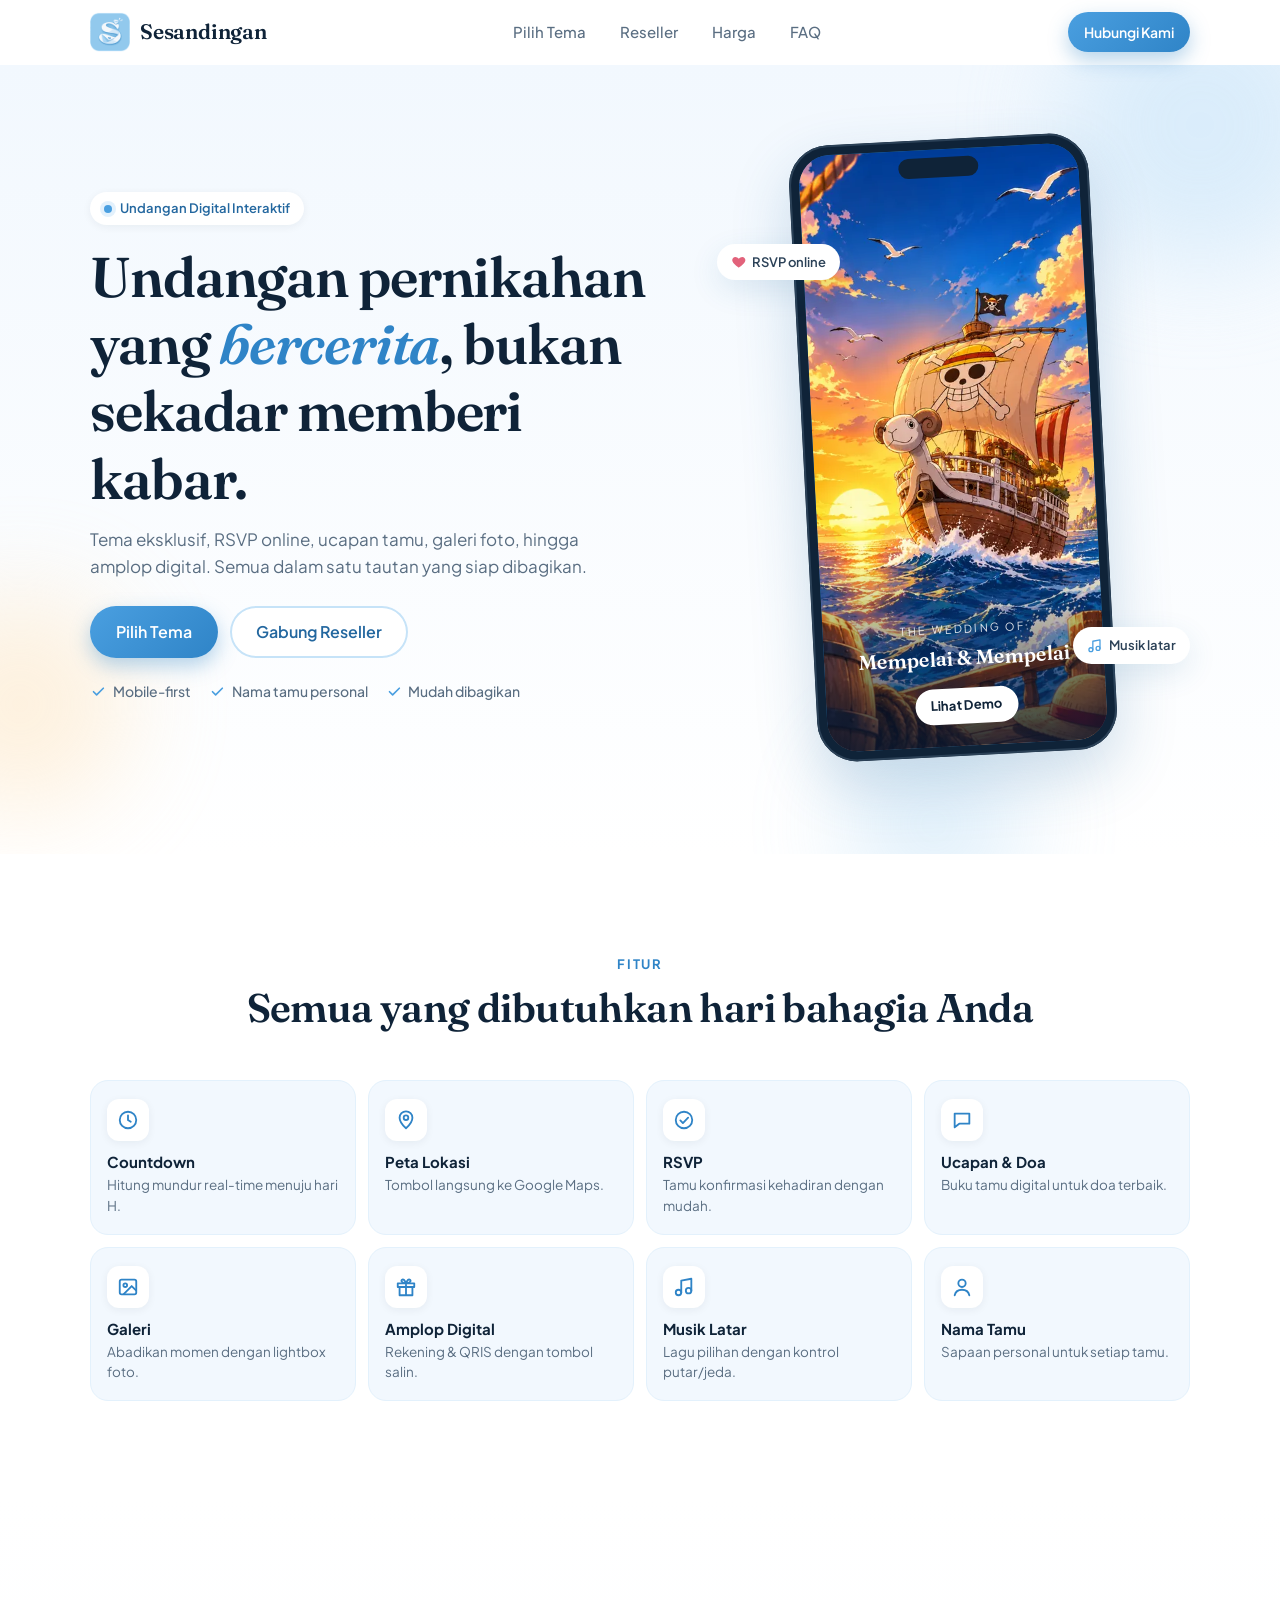
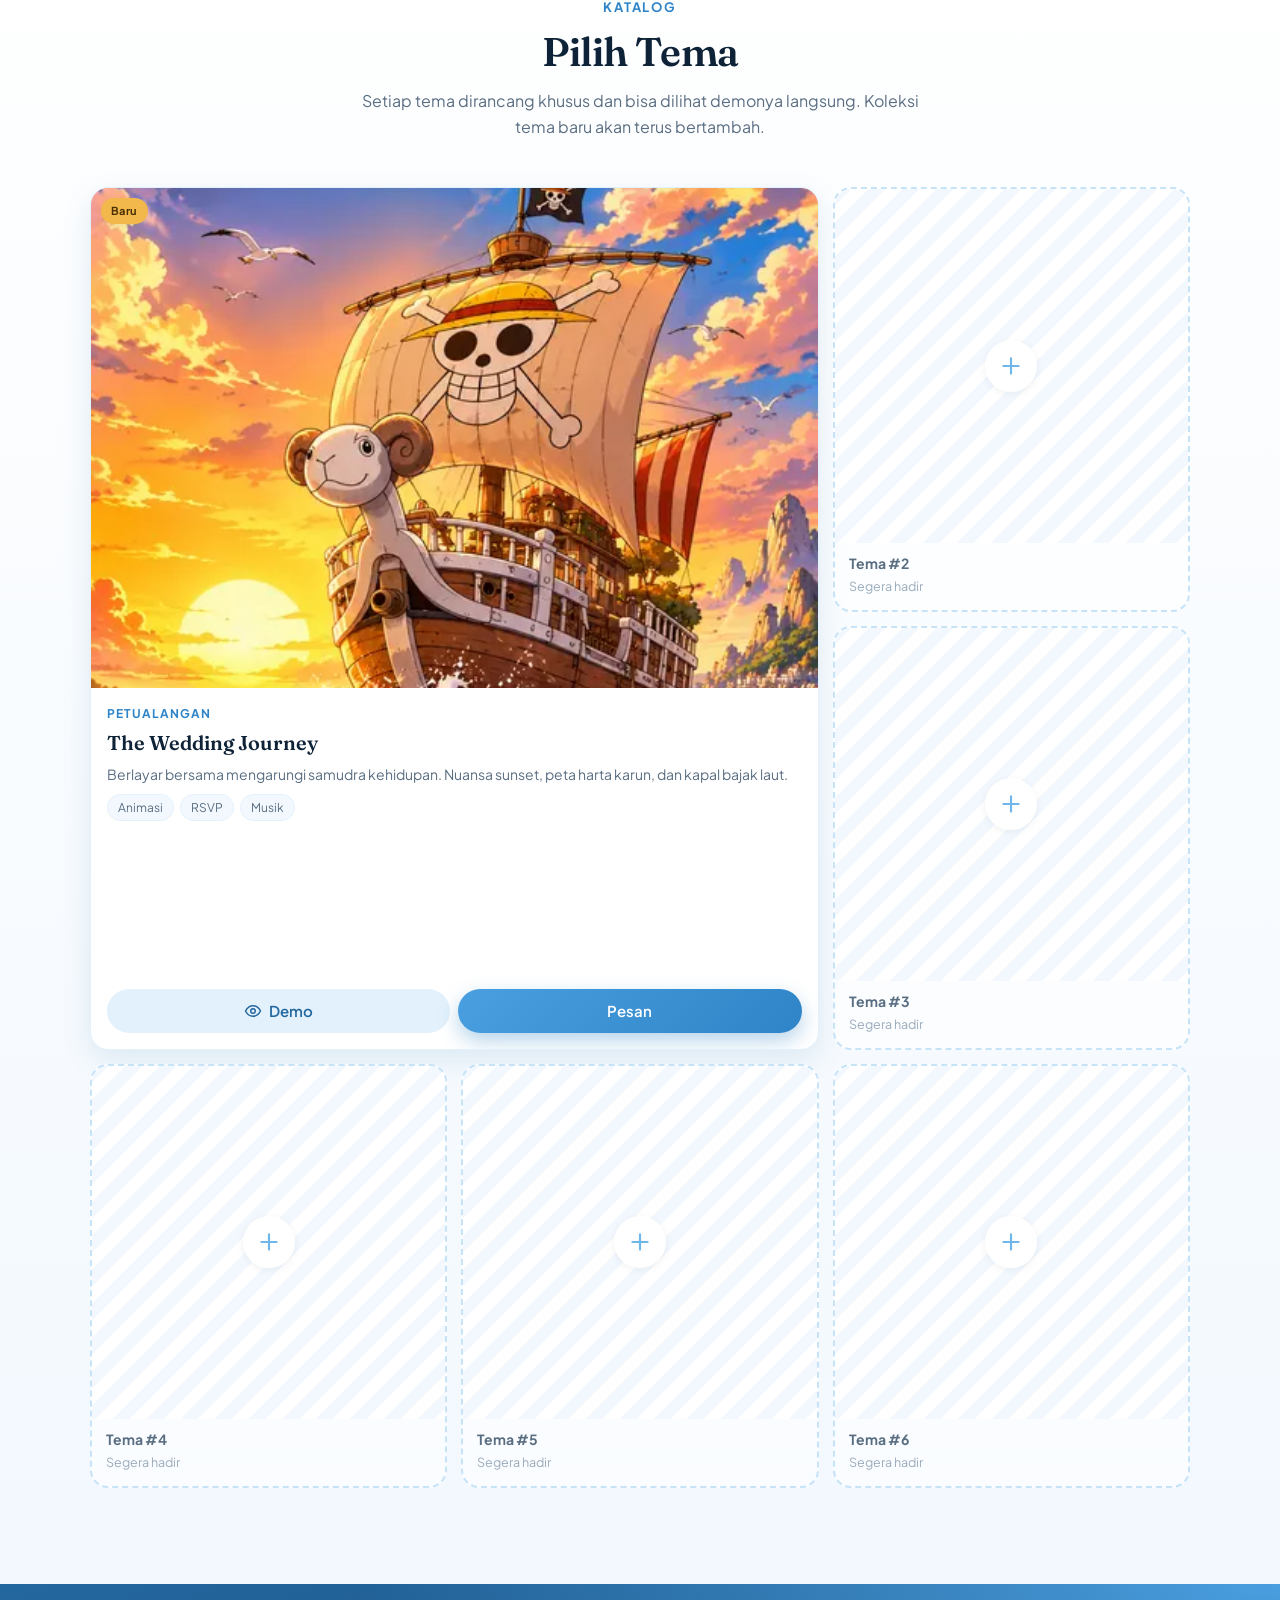
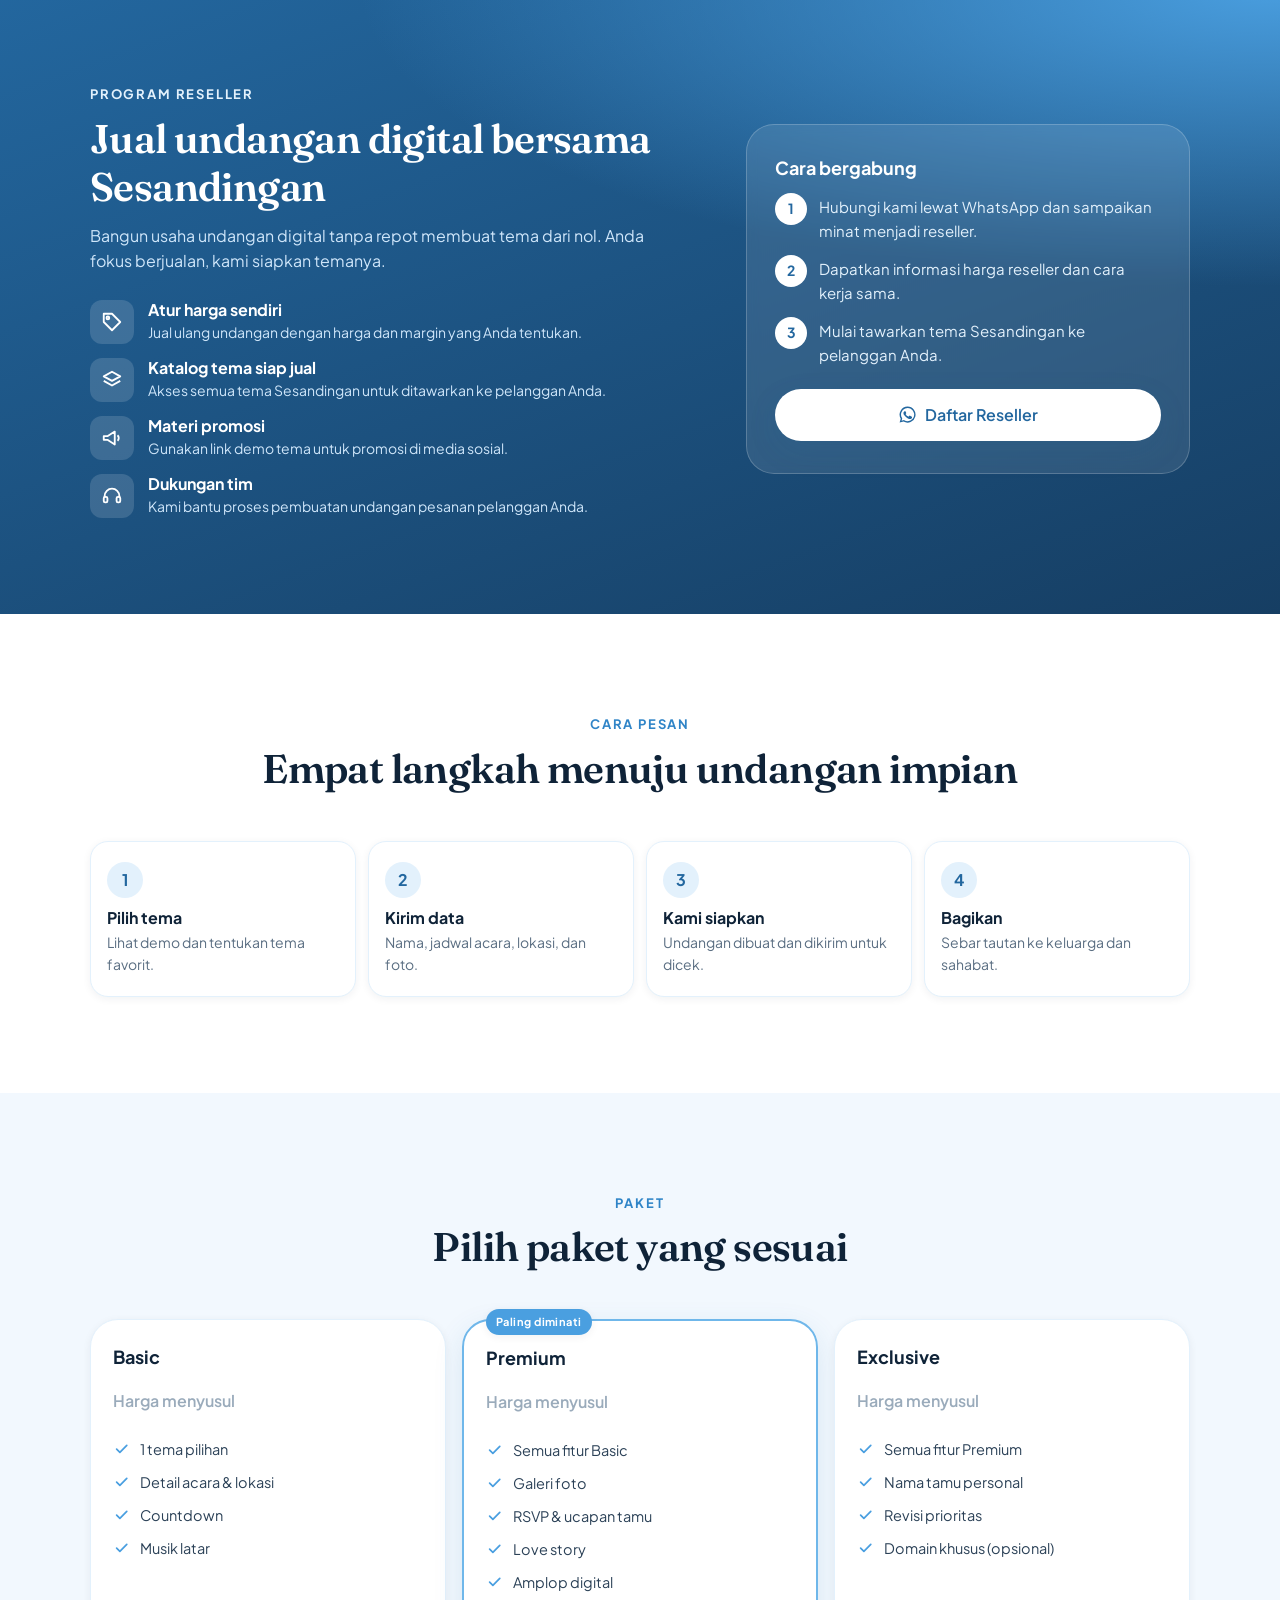
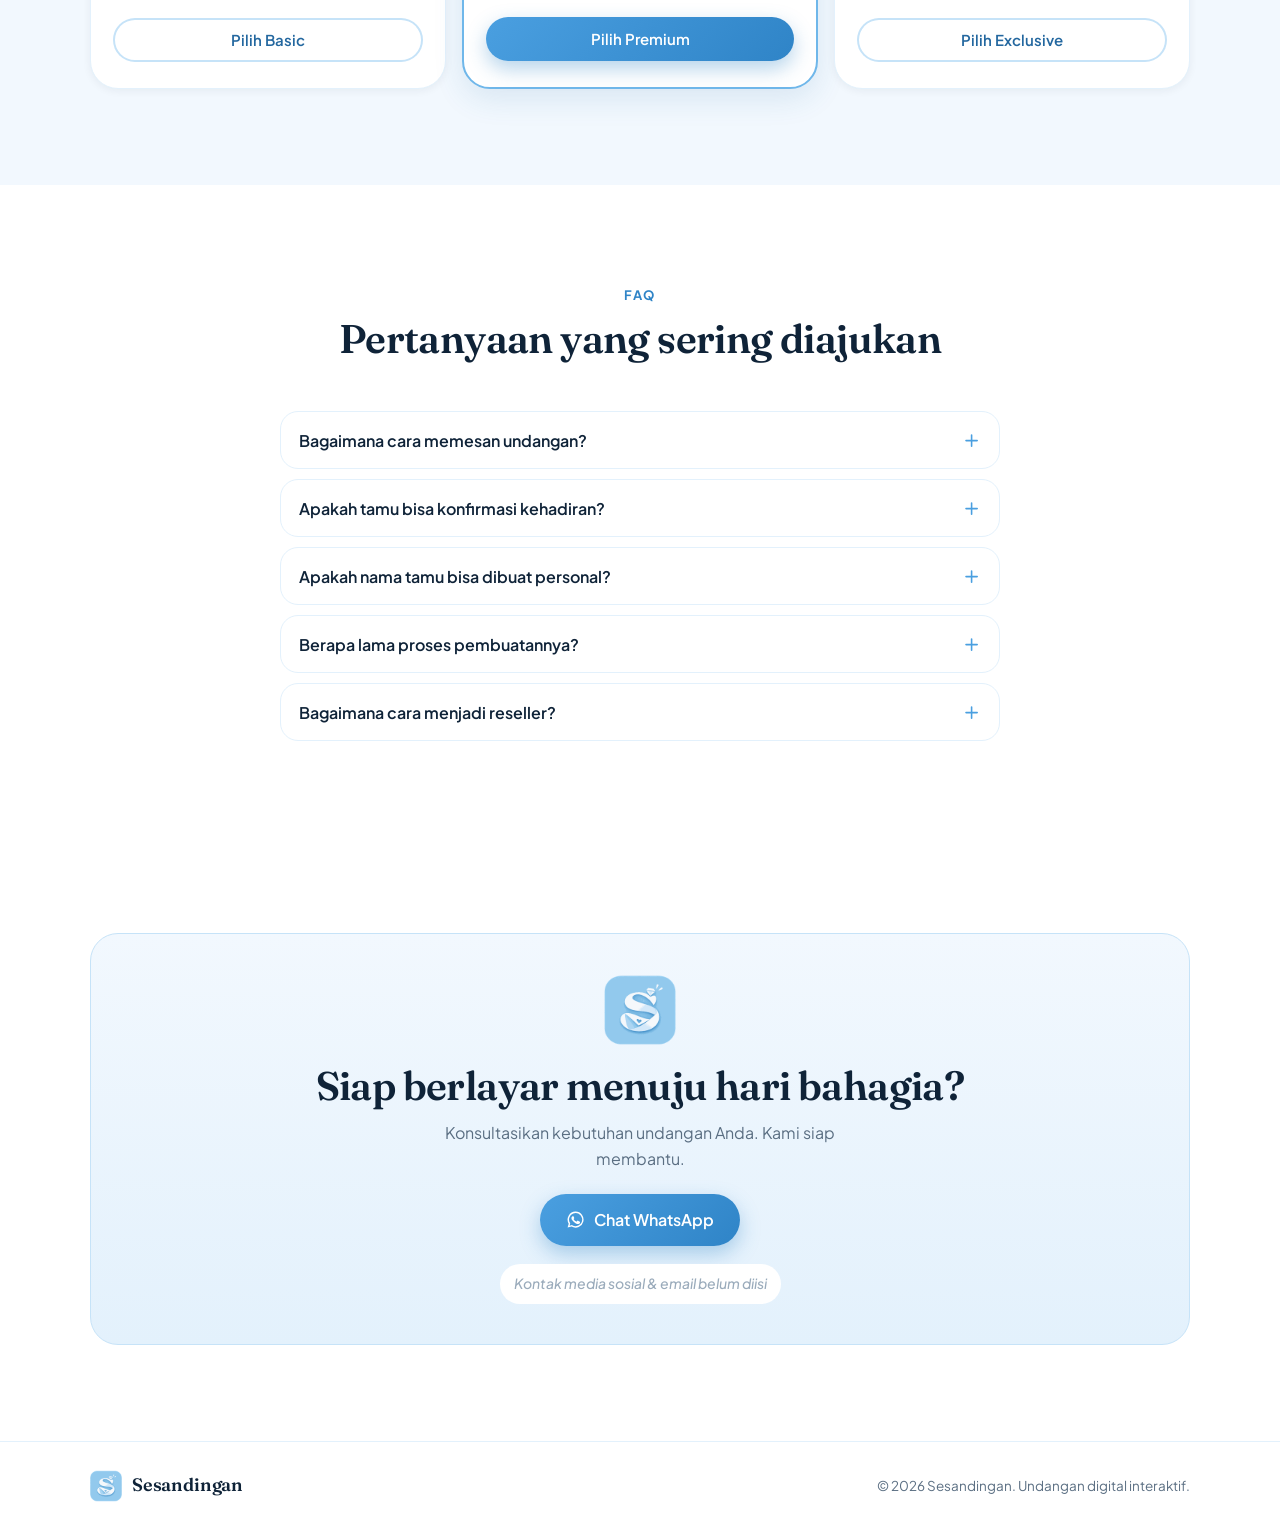
<file: index.html>
<!doctype html>
<html lang="id">
<head>
  <meta charset="utf-8">
  <meta name="viewport" content="width=device-width, initial-scale=1, viewport-fit=cover">
  <title>Sesandingan — Undangan Digital Interaktif</title>
  <meta name="description" content="Sesandingan: undangan pernikahan digital interaktif dengan tema eksklusif, RSVP, ucapan tamu, galeri, dan amplop digital. Tersedia program reseller.">
  <meta name="theme-color" content="#5aa9e6">
  <link rel="icon" type="image/png" href="favicon.png">
  <link rel="apple-touch-icon" href="assets/img/apple-touch-icon.png">
  <meta property="og:type" content="website">
  <meta property="og:title" content="Sesandingan — Undangan Digital Interaktif">
  <meta property="og:description" content="Undangan pernikahan digital interaktif dengan tema eksklusif. Pilih tema atau bergabung sebagai reseller.">
  <meta property="og:image" content="assets/img/og-image.jpg">
  <link rel="preconnect" href="https://fonts.googleapis.com">
  <link rel="preconnect" href="https://fonts.gstatic.com" crossorigin>
  <link href="https://fonts.googleapis.com/css2?family=Fraunces:opsz,wght@9..144,500;9..144,600;9..144,700&family=Plus+Jakarta+Sans:wght@400;500;600;700&display=swap" rel="stylesheet">
  <link rel="stylesheet" href="assets/css/landing.css">
</head>
<body>
  <a class="skip-link" href="#konten">Lewati ke konten</a>

  <!-- ===== HEADER ===== -->
  <header class="site-header" id="header">
    <div class="container header-inner">
      <a href="#beranda" class="brand" aria-label="Sesandingan, ke beranda">
        <img src="assets/img/logo-96.png" alt="" width="40" height="40">
        <span class="brand-name">Sesandingan</span>
      </a>
      <nav class="desktop-nav" aria-label="Navigasi utama">
        <a href="#tema" data-nav="tema">Pilih Tema</a>
        <a href="#reseller" data-nav="reseller">Reseller</a>
        <a href="#harga" data-nav="harga">Harga</a>
        <a href="#faq" data-nav="faq">FAQ</a>
      </nav>
      <button type="button" class="btn btn-primary btn-sm header-cta" data-wa="general">Hubungi Kami</button>
    </div>
  </header>

  <main id="konten">
    <!-- ===== HERO ===== -->
    <section class="hero" id="beranda" data-section="beranda">
      <div class="hero-bg" aria-hidden="true">
        <span class="blob blob-1"></span><span class="blob blob-2"></span><span class="blob blob-3"></span>
      </div>
      <div class="container hero-inner">
        <div class="hero-copy">
          <p class="eyebrow"><span class="dot"></span> Undangan Digital Interaktif</p>
          <h1>Undangan pernikahan yang <em>bercerita</em>, bukan sekadar memberi kabar.</h1>
          <p class="lead">Tema eksklusif, RSVP online, ucapan tamu, galeri foto, hingga amplop digital. Semua dalam satu tautan yang siap dibagikan.</p>
          <div class="hero-actions">
            <a href="#tema" class="btn btn-primary btn-lg">Pilih Tema</a>
            <a href="#reseller" class="btn btn-ghost btn-lg">Gabung Reseller</a>
          </div>
          <ul class="hero-points">
            <li><svg class="ic" aria-hidden="true"><use href="#i-check"/></svg> Mobile-first</li>
            <li><svg class="ic" aria-hidden="true"><use href="#i-check"/></svg> Nama tamu personal</li>
            <li><svg class="ic" aria-hidden="true"><use href="#i-check"/></svg> Mudah dibagikan</li>
          </ul>
        </div>
        <div class="hero-visual">
          <div class="phone">
            <div class="phone-notch" aria-hidden="true"></div>
            <div class="phone-screen">
              <img src="assets/img/theme-wedding-journey-thumb.webp" alt="Pratinjau tema The Wedding Journey: kapal berlayar saat matahari terbenam" width="480" height="853">
              <div class="phone-overlay">
                <span class="phone-kicker">The Wedding of</span>
                <span class="phone-names">Mempelai &amp; Mempelai</span>
                <a class="phone-btn" href="tema/wedding-journey/">Lihat Demo</a>
              </div>
            </div>
          </div>
          <div class="float-chip chip-1"><svg class="ic" aria-hidden="true"><use href="#i-heart"/></svg> RSVP online</div>
          <div class="float-chip chip-2"><svg class="ic" aria-hidden="true"><use href="#i-music"/></svg> Musik latar</div>
        </div>
      </div>
    </section>

    <!-- ===== FITUR ===== -->
    <section class="section features" aria-labelledby="fitur-title">
      <div class="container">
        <header class="section-head">
          <p class="kicker">Fitur</p>
          <h2 id="fitur-title">Semua yang dibutuhkan hari bahagia Anda</h2>
        </header>
        <ul class="feature-grid">
          <li class="feature"><span class="feature-ic"><svg class="ic"><use href="#i-clock"/></svg></span><h3>Countdown</h3><p>Hitung mundur real-time menuju hari H.</p></li>
          <li class="feature"><span class="feature-ic"><svg class="ic"><use href="#i-map"/></svg></span><h3>Peta Lokasi</h3><p>Tombol langsung ke Google Maps.</p></li>
          <li class="feature"><span class="feature-ic"><svg class="ic"><use href="#i-check-circle"/></svg></span><h3>RSVP</h3><p>Tamu konfirmasi kehadiran dengan mudah.</p></li>
          <li class="feature"><span class="feature-ic"><svg class="ic"><use href="#i-chat"/></svg></span><h3>Ucapan &amp; Doa</h3><p>Buku tamu digital untuk doa terbaik.</p></li>
          <li class="feature"><span class="feature-ic"><svg class="ic"><use href="#i-image"/></svg></span><h3>Galeri</h3><p>Abadikan momen dengan lightbox foto.</p></li>
          <li class="feature"><span class="feature-ic"><svg class="ic"><use href="#i-gift"/></svg></span><h3>Amplop Digital</h3><p>Rekening &amp; QRIS dengan tombol salin.</p></li>
          <li class="feature"><span class="feature-ic"><svg class="ic"><use href="#i-music"/></svg></span><h3>Musik Latar</h3><p>Lagu pilihan dengan kontrol putar/jeda.</p></li>
          <li class="feature"><span class="feature-ic"><svg class="ic"><use href="#i-user"/></svg></span><h3>Nama Tamu</h3><p>Sapaan personal untuk setiap tamu.</p></li>
        </ul>
      </div>
    </section>

    <!-- ===== PILIH TEMA ===== -->
    <section class="section themes" id="tema" data-section="tema" aria-labelledby="tema-title">
      <div class="container">
        <header class="section-head">
          <p class="kicker">Katalog</p>
          <h2 id="tema-title">Pilih Tema</h2>
          <p class="section-sub">Setiap tema dirancang khusus dan bisa dilihat demonya langsung. Koleksi tema baru akan terus bertambah.</p>
        </header>
        <div class="theme-grid" id="themeGrid" role="list"></div>
      </div>
    </section>

    <!-- ===== RESELLER ===== -->
    <section class="section reseller" id="reseller" data-section="reseller" aria-labelledby="reseller-title">
      <div class="container reseller-inner">
        <div class="reseller-copy">
          <p class="kicker kicker-light">Program Reseller</p>
          <h2 id="reseller-title">Jual undangan digital bersama Sesandingan</h2>
          <p class="section-sub">Bangun usaha undangan digital tanpa repot membuat tema dari nol. Anda fokus berjualan, kami siapkan temanya.</p>
          <ul class="benefit-list" id="benefitList"></ul>
          <p class="reseller-terms" id="resellerTerms"></p>
        </div>
        <div class="reseller-card">
          <h3>Cara bergabung</h3>
          <ol class="step-list" id="resellerSteps"></ol>
          <button type="button" class="btn btn-white btn-lg btn-block" data-wa="reseller">
            <svg class="ic" aria-hidden="true"><use href="#i-whatsapp"/></svg> Daftar Reseller
          </button>
        </div>
      </div>
    </section>

    <!-- ===== CARA PESAN ===== -->
    <section class="section how" aria-labelledby="how-title">
      <div class="container">
        <header class="section-head">
          <p class="kicker">Cara Pesan</p>
          <h2 id="how-title">Empat langkah menuju undangan impian</h2>
        </header>
        <ol class="how-grid">
          <li><span class="how-num">1</span><h3>Pilih tema</h3><p>Lihat demo dan tentukan tema favorit.</p></li>
          <li><span class="how-num">2</span><h3>Kirim data</h3><p>Nama, jadwal acara, lokasi, dan foto.</p></li>
          <li><span class="how-num">3</span><h3>Kami siapkan</h3><p>Undangan dibuat dan dikirim untuk dicek.</p></li>
          <li><span class="how-num">4</span><h3>Bagikan</h3><p>Sebar tautan ke keluarga dan sahabat.</p></li>
        </ol>
      </div>
    </section>

    <!-- ===== HARGA ===== -->
    <section class="section pricing" id="harga" data-section="harga" aria-labelledby="harga-title">
      <div class="container">
        <header class="section-head">
          <p class="kicker">Paket</p>
          <h2 id="harga-title">Pilih paket yang sesuai</h2>
        </header>
        <div class="price-grid" id="priceGrid"></div>
      </div>
    </section>

    <!-- ===== FAQ ===== -->
    <section class="section faq" id="faq" data-section="faq" aria-labelledby="faq-title">
      <div class="container container-narrow">
        <header class="section-head">
          <p class="kicker">FAQ</p>
          <h2 id="faq-title">Pertanyaan yang sering diajukan</h2>
        </header>
        <div class="faq-list" id="faqList"></div>
      </div>
    </section>

    <!-- ===== CTA / KONTAK ===== -->
    <section class="section cta" id="kontak" data-section="kontak" aria-labelledby="kontak-title">
      <div class="container">
        <div class="cta-card">
          <img src="assets/img/logo-192.png" alt="" width="72" height="72" loading="lazy">
          <h2 id="kontak-title">Siap berlayar menuju hari bahagia?</h2>
          <p>Konsultasikan kebutuhan undangan Anda. Kami siap membantu.</p>
          <div class="cta-actions">
            <button type="button" class="btn btn-primary btn-lg" data-wa="general">
              <svg class="ic" aria-hidden="true"><use href="#i-whatsapp"/></svg> Chat WhatsApp
            </button>
          </div>
          <ul class="contact-list" id="contactList"></ul>
        </div>
      </div>
    </section>
  </main>

  <footer class="site-footer">
    <div class="container footer-inner">
      <a href="#beranda" class="brand">
        <img src="assets/img/logo-96.png" alt="" width="32" height="32" loading="lazy">
        <span class="brand-name">Sesandingan</span>
      </a>
      <p>&copy; <span id="year"></span> Sesandingan. Undangan digital interaktif.</p>
    </div>
  </footer>

  <!-- ===== BOTTOM TAB BAR (MOBILE) ===== -->
  <nav class="tabbar" aria-label="Navigasi cepat">
    <a href="#beranda" data-nav="beranda" class="tab"><svg class="ic" aria-hidden="true"><use href="#i-home"/></svg><span>Beranda</span></a>
    <a href="#tema" data-nav="tema" class="tab"><svg class="ic" aria-hidden="true"><use href="#i-grid"/></svg><span>Pilih Tema</span></a>
    <a href="#reseller" data-nav="reseller" class="tab"><svg class="ic" aria-hidden="true"><use href="#i-users"/></svg><span>Reseller</span></a>
    <a href="#kontak" data-nav="kontak" class="tab"><svg class="ic" aria-hidden="true"><use href="#i-chat"/></svg><span>Kontak</span></a>
  </nav>

  <div class="toast" id="toast" role="status" aria-live="polite"></div>

  <!-- ===== ICON SPRITE ===== -->
  <svg width="0" height="0" style="position:absolute" aria-hidden="true">
    <defs>
      <symbol id="i-check" viewBox="0 0 24 24"><path fill="none" stroke="currentColor" stroke-width="2.4" stroke-linecap="round" stroke-linejoin="round" d="M5 12.5l4.5 4.5L19 7.5"/></symbol>
      <symbol id="i-check-circle" viewBox="0 0 24 24"><g fill="none" stroke="currentColor" stroke-width="2" stroke-linecap="round" stroke-linejoin="round"><circle cx="12" cy="12" r="9"/><path d="M8 12.5l2.8 2.8L16.5 9.5"/></g></symbol>
      <symbol id="i-heart" viewBox="0 0 24 24"><path fill="currentColor" d="M12 21s-7.5-4.6-9.6-9.3C.9 8.2 3 4.5 6.7 4.5c2.1 0 3.6 1.1 5.3 3 1.7-1.9 3.2-3 5.3-3 3.7 0 5.8 3.7 4.3 7.2C19.5 16.4 12 21 12 21z"/></symbol>
      <symbol id="i-music" viewBox="0 0 24 24"><g fill="none" stroke="currentColor" stroke-width="2" stroke-linecap="round" stroke-linejoin="round"><path d="M9 18V5l11-2v13"/><circle cx="6" cy="18" r="3"/><circle cx="17" cy="16" r="3"/></g></symbol>
      <symbol id="i-clock" viewBox="0 0 24 24"><g fill="none" stroke="currentColor" stroke-width="2" stroke-linecap="round"><circle cx="12" cy="12" r="9"/><path d="M12 7v5l3 2"/></g></symbol>
      <symbol id="i-map" viewBox="0 0 24 24"><g fill="none" stroke="currentColor" stroke-width="2" stroke-linecap="round" stroke-linejoin="round"><path d="M12 21s-7-6.2-7-11.5A7 7 0 0 1 19 9.5C19 14.8 12 21 12 21z"/><circle cx="12" cy="9.5" r="2.5"/></g></symbol>
      <symbol id="i-chat" viewBox="0 0 24 24"><path fill="none" stroke="currentColor" stroke-width="2" stroke-linejoin="round" d="M4 5h16v11H9l-5 4z"/></symbol>
      <symbol id="i-image" viewBox="0 0 24 24"><g fill="none" stroke="currentColor" stroke-width="2" stroke-linejoin="round"><rect x="3" y="4" width="18" height="16" rx="2"/><circle cx="9" cy="10" r="2"/><path d="M21 16l-5-5-9 9"/></g></symbol>
      <symbol id="i-gift" viewBox="0 0 24 24"><g fill="none" stroke="currentColor" stroke-width="2" stroke-linejoin="round"><rect x="3" y="8" width="18" height="4"/><path d="M5 12v9h14v-9M12 8v13M12 8S10.5 3 8 4s0 4 4 4zM12 8s1.5-5 4-4 0 4-4 4z"/></g></symbol>
      <symbol id="i-user" viewBox="0 0 24 24"><g fill="none" stroke="currentColor" stroke-width="2" stroke-linecap="round"><circle cx="12" cy="8" r="4"/><path d="M4 21c1-4.5 4.5-6 8-6s7 1.5 8 6"/></g></symbol>
      <symbol id="i-users" viewBox="0 0 24 24"><g fill="none" stroke="currentColor" stroke-width="2" stroke-linecap="round"><circle cx="9" cy="8" r="3.5"/><path d="M2.5 20c.8-4 3.5-5.5 6.5-5.5s5.7 1.5 6.5 5.5"/><path d="M15.5 4.8a3.5 3.5 0 0 1 0 6.4M18 14.8c2 .7 3.2 2.3 3.6 5.2"/></g></symbol>
      <symbol id="i-home" viewBox="0 0 24 24"><path fill="none" stroke="currentColor" stroke-width="2" stroke-linejoin="round" d="M3 11l9-7 9 7v9a1 1 0 0 1-1 1h-5v-6h-6v6H4a1 1 0 0 1-1-1z"/></symbol>
      <symbol id="i-grid" viewBox="0 0 24 24"><g fill="none" stroke="currentColor" stroke-width="2" stroke-linejoin="round"><rect x="3.5" y="3.5" width="7" height="7" rx="1.5"/><rect x="13.5" y="3.5" width="7" height="7" rx="1.5"/><rect x="3.5" y="13.5" width="7" height="7" rx="1.5"/><rect x="13.5" y="13.5" width="7" height="7" rx="1.5"/></g></symbol>
      <symbol id="i-tag" viewBox="0 0 24 24"><g fill="none" stroke="currentColor" stroke-width="2" stroke-linejoin="round"><path d="M3 12V3h9l9 9-9 9z"/><circle cx="7.5" cy="7.5" r="1.5"/></g></symbol>
      <symbol id="i-layers" viewBox="0 0 24 24"><g fill="none" stroke="currentColor" stroke-width="2" stroke-linejoin="round"><path d="M12 3l9 5-9 5-9-5z"/><path d="M3 13l9 5 9-5"/></g></symbol>
      <symbol id="i-megaphone" viewBox="0 0 24 24"><g fill="none" stroke="currentColor" stroke-width="2" stroke-linejoin="round"><path d="M3 10v4h4l8 5V5L7 10z"/><path d="M18 9a4 4 0 0 1 0 6"/></g></symbol>
      <symbol id="i-headset" viewBox="0 0 24 24"><g fill="none" stroke="currentColor" stroke-width="2" stroke-linejoin="round"><path d="M4 14v-2a8 8 0 0 1 16 0v2"/><rect x="3" y="13" width="4" height="6" rx="1.5"/><rect x="17" y="13" width="4" height="6" rx="1.5"/></g></symbol>
      <symbol id="i-plus" viewBox="0 0 24 24"><path fill="none" stroke="currentColor" stroke-width="2" stroke-linecap="round" d="M12 5v14M5 12h14"/></symbol>
      <symbol id="i-eye" viewBox="0 0 24 24"><g fill="none" stroke="currentColor" stroke-width="2"><path d="M2 12s3.6-7 10-7 10 7 10 7-3.6 7-10 7S2 12 2 12z"/><circle cx="12" cy="12" r="3"/></g></symbol>
      <symbol id="i-instagram" viewBox="0 0 24 24"><g fill="none" stroke="currentColor" stroke-width="2"><rect x="3" y="3" width="18" height="18" rx="5"/><circle cx="12" cy="12" r="4"/><circle cx="17.5" cy="6.5" r="1" fill="currentColor"/></g></symbol>
      <symbol id="i-mail" viewBox="0 0 24 24"><g fill="none" stroke="currentColor" stroke-width="2" stroke-linejoin="round"><rect x="3" y="5" width="18" height="14" rx="2"/><path d="M3 7l9 6 9-6"/></g></symbol>
      <symbol id="i-whatsapp" viewBox="0 0 24 24"><path fill="currentColor" d="M12 2a10 10 0 0 0-8.6 15.1L2 22l5-1.3A10 10 0 1 0 12 2zm0 18.2a8.2 8.2 0 0 1-4.2-1.2l-.3-.2-3 .8.8-2.9-.2-.3A8.2 8.2 0 1 1 12 20.2zm4.5-6.1c-.2-.1-1.5-.7-1.7-.8s-.4-.1-.6.1-.7.8-.8 1-.3.2-.5.1a6.7 6.7 0 0 1-3.3-2.9c-.3-.4.3-.4.7-1.3.1-.2 0-.3 0-.4l-.8-1.8c-.2-.5-.4-.4-.6-.4h-.5a1 1 0 0 0-.7.3 3 3 0 0 0-.9 2.2 5.2 5.2 0 0 0 1.1 2.7 11.8 11.8 0 0 0 4.5 4c1.7.7 2.3.8 3.2.6a2.7 2.7 0 0 0 1.8-1.2 2.2 2.2 0 0 0 .1-1.2c0-.1-.2-.2-.4-.3z"/></symbol>
    </defs>
  </svg>

  <script src="assets/js/site-data.js"></script>
  <script src="assets/js/landing.js"></script>
</body>
</html>
</file>
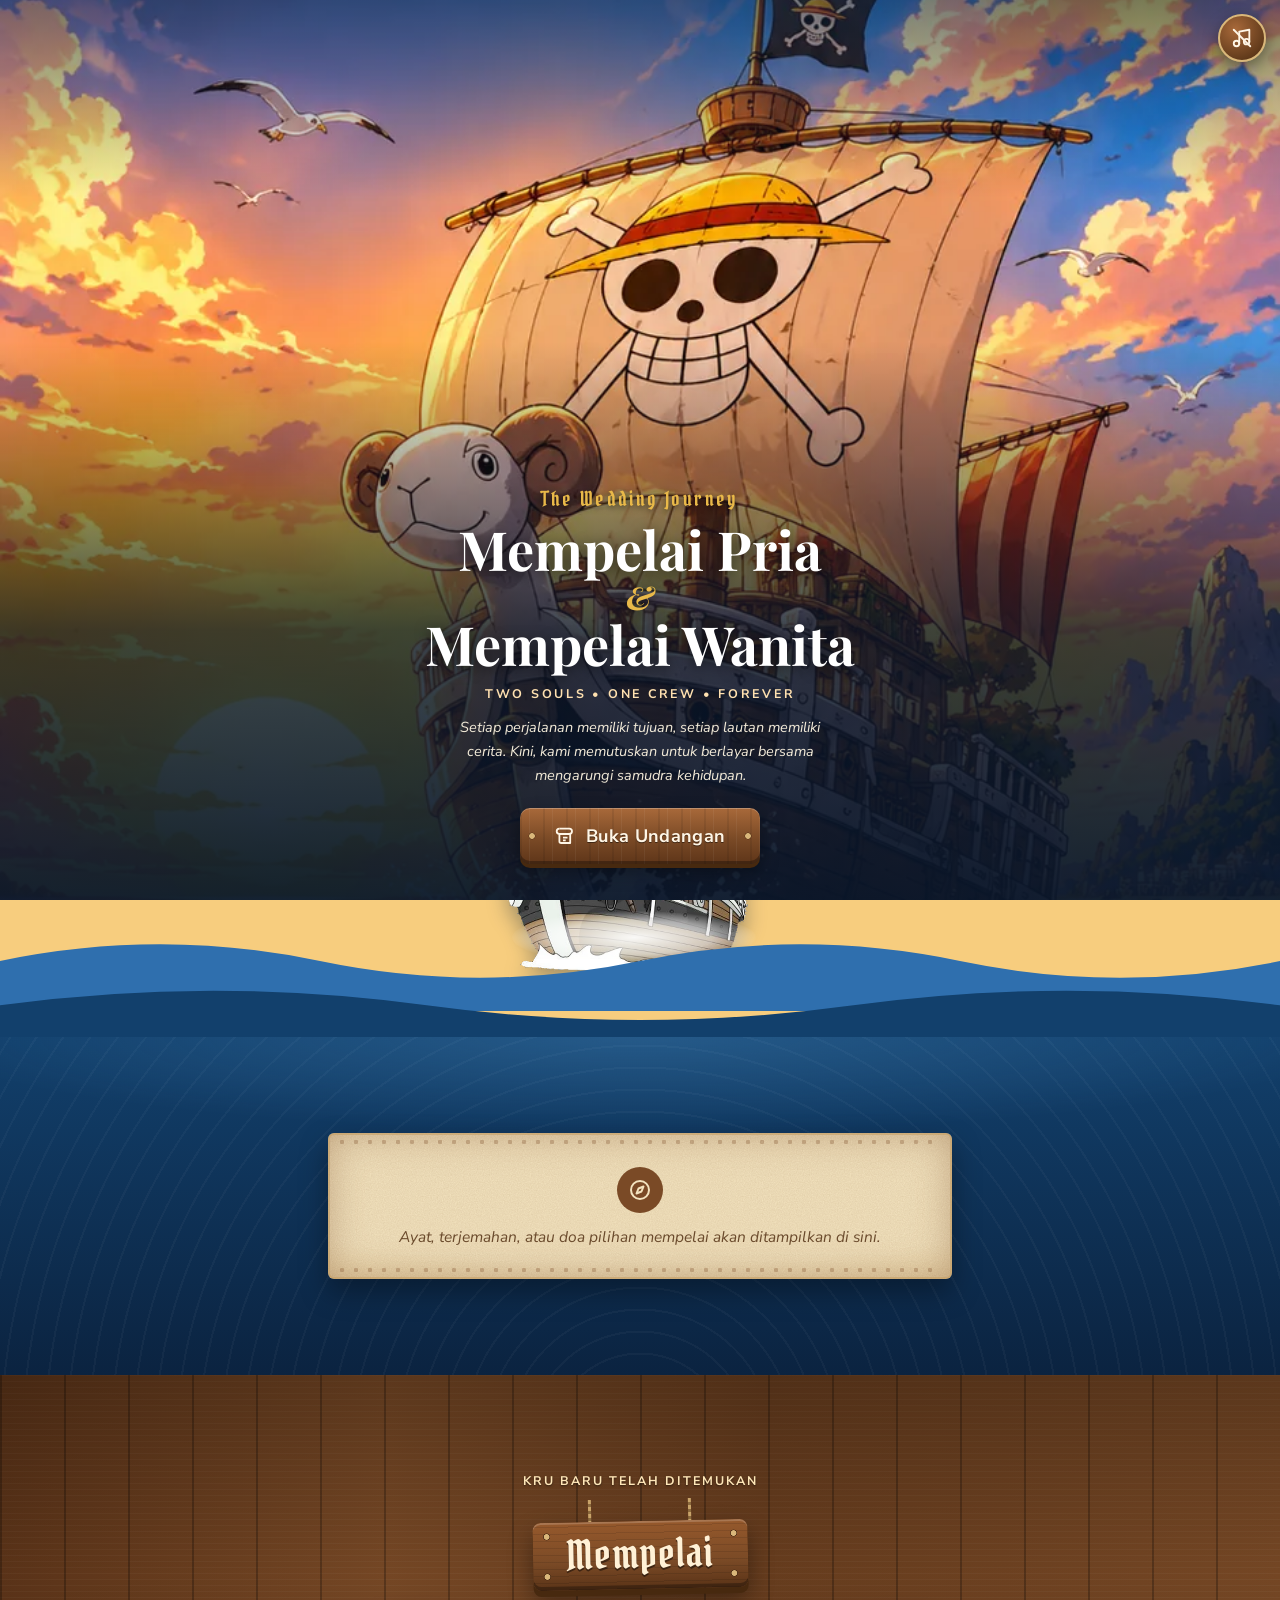
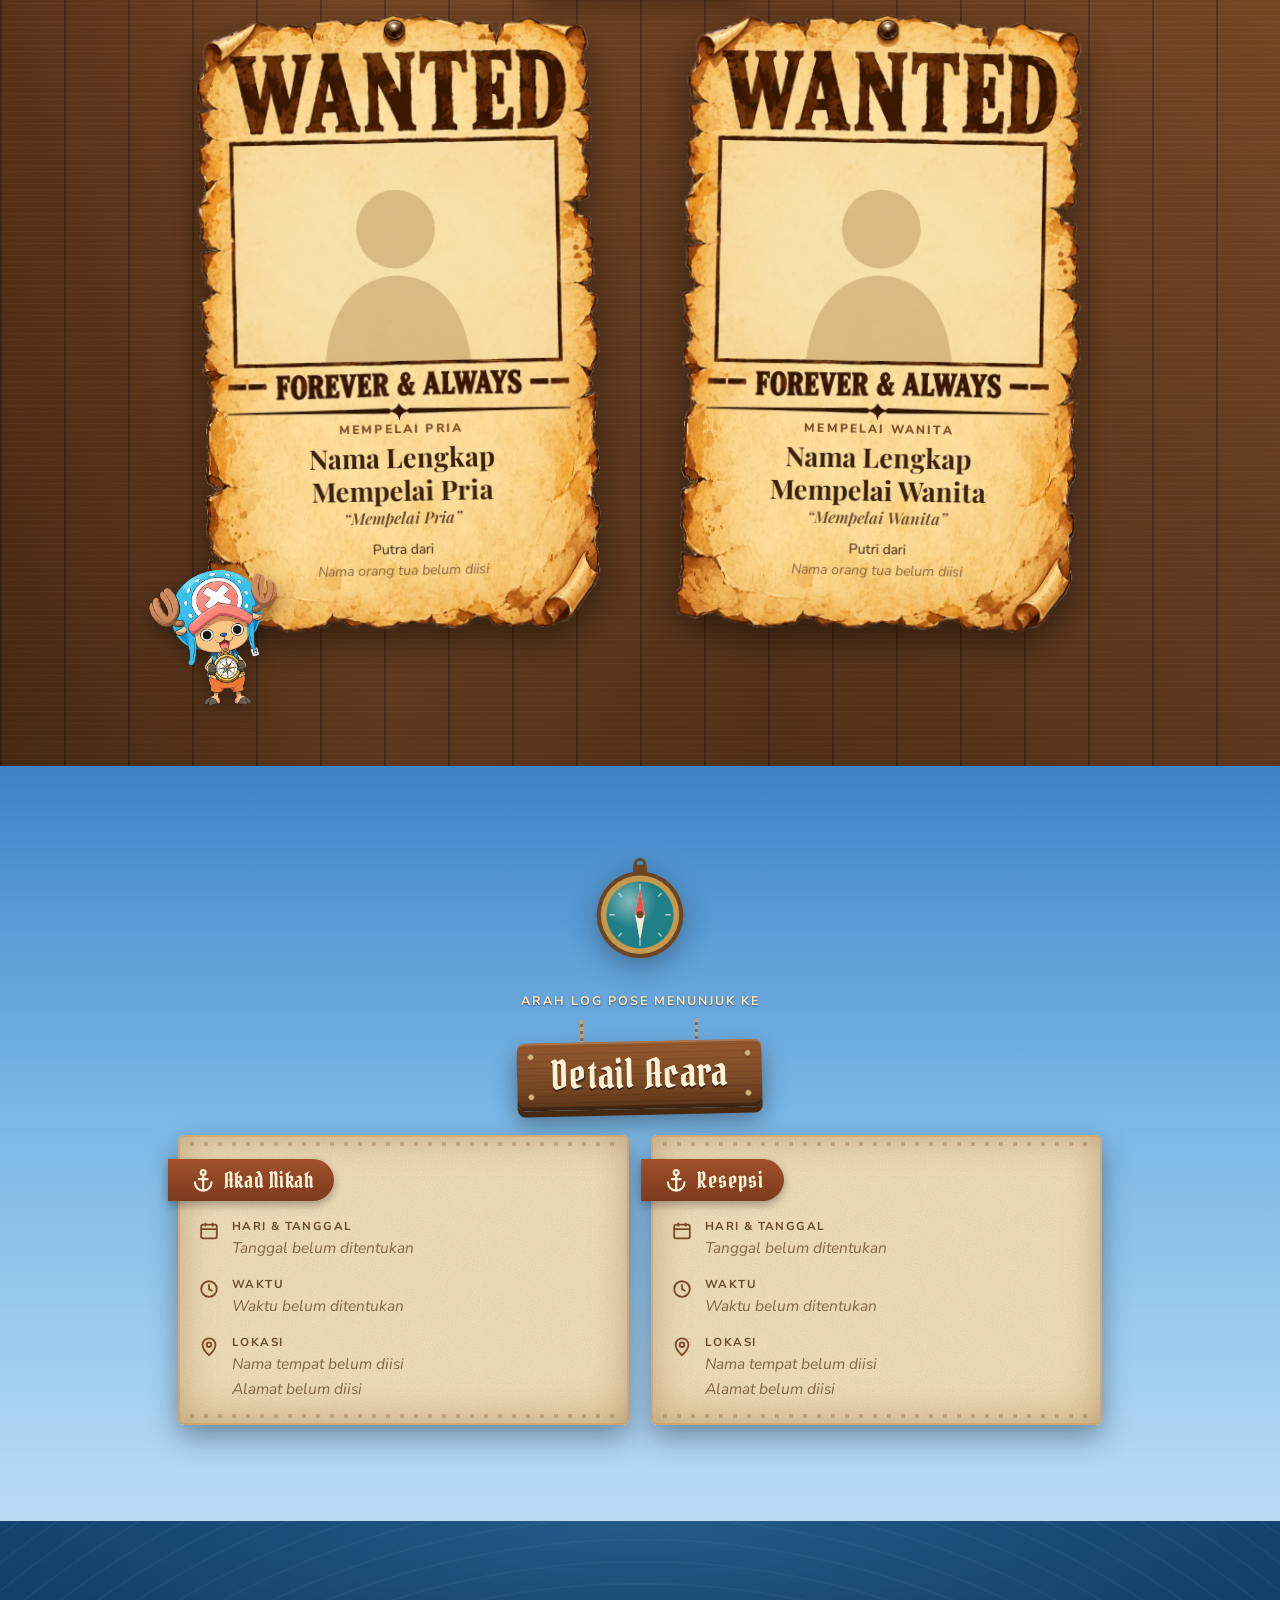
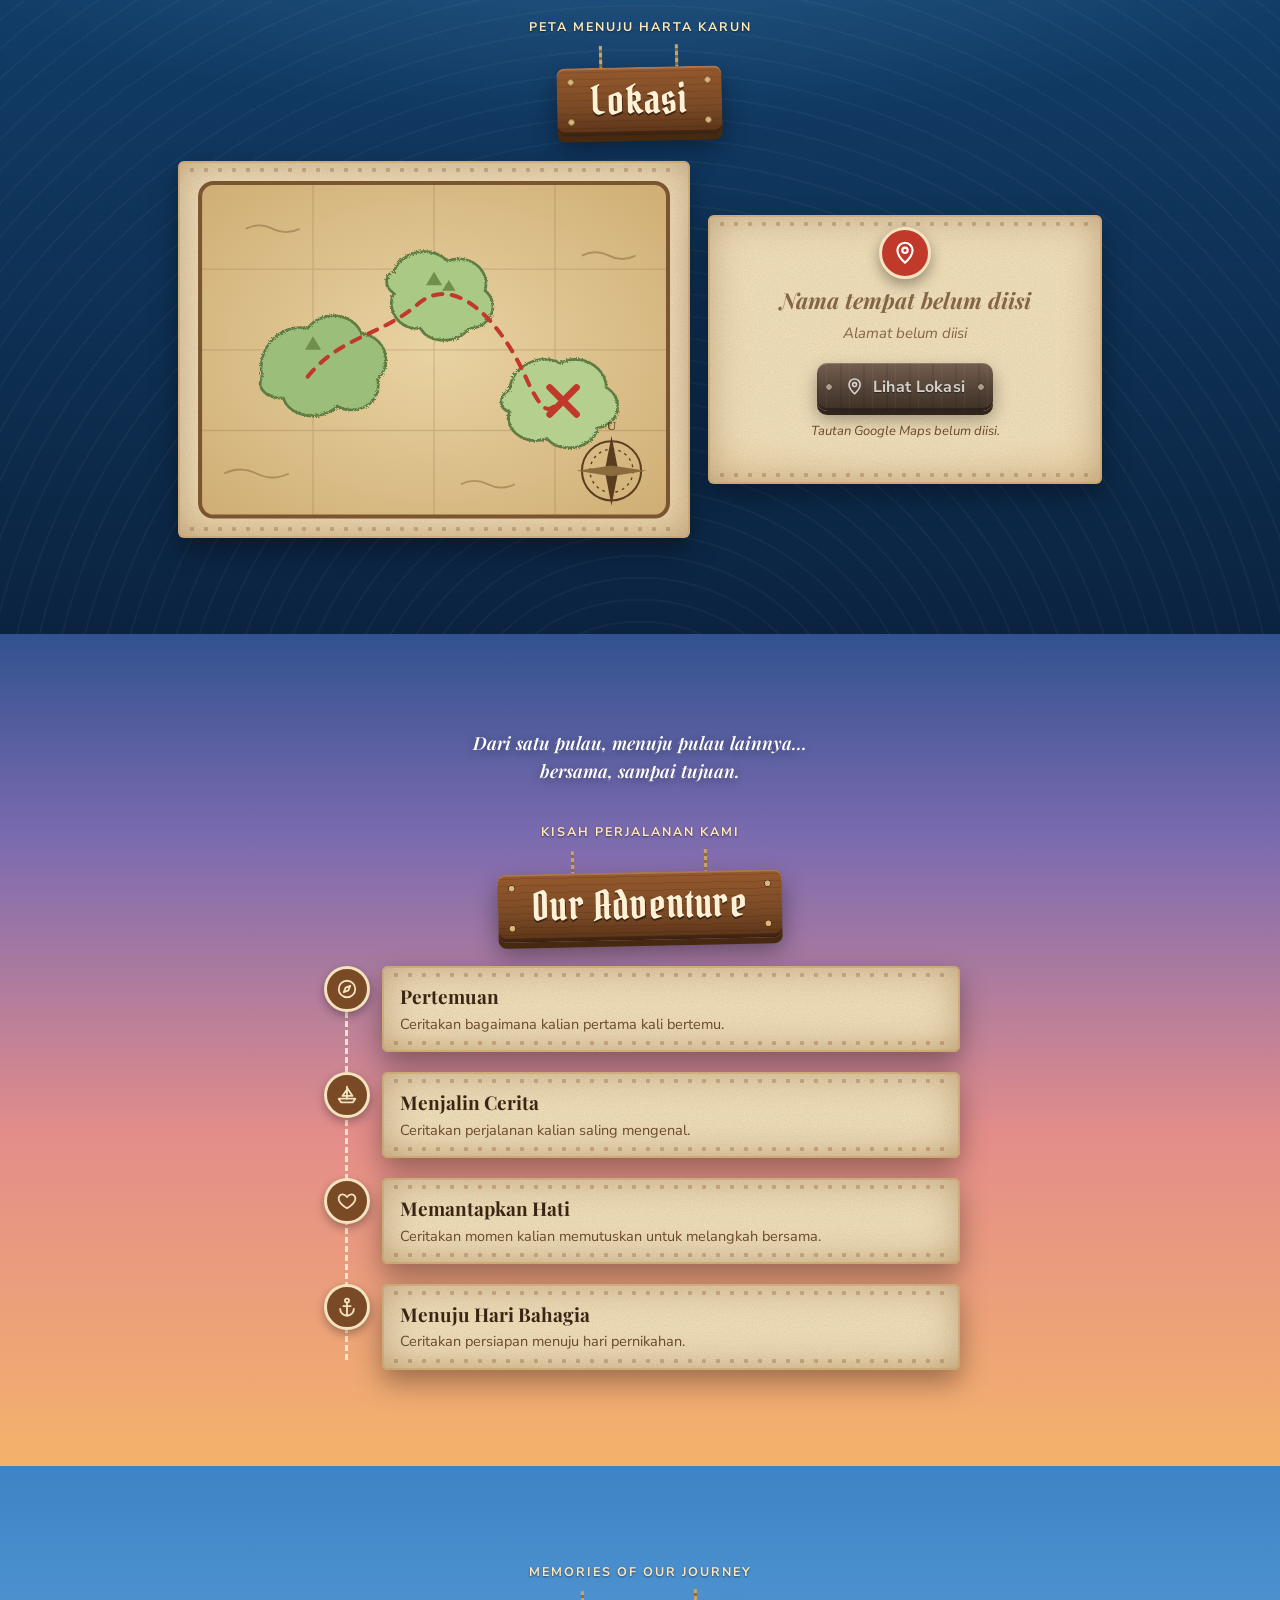
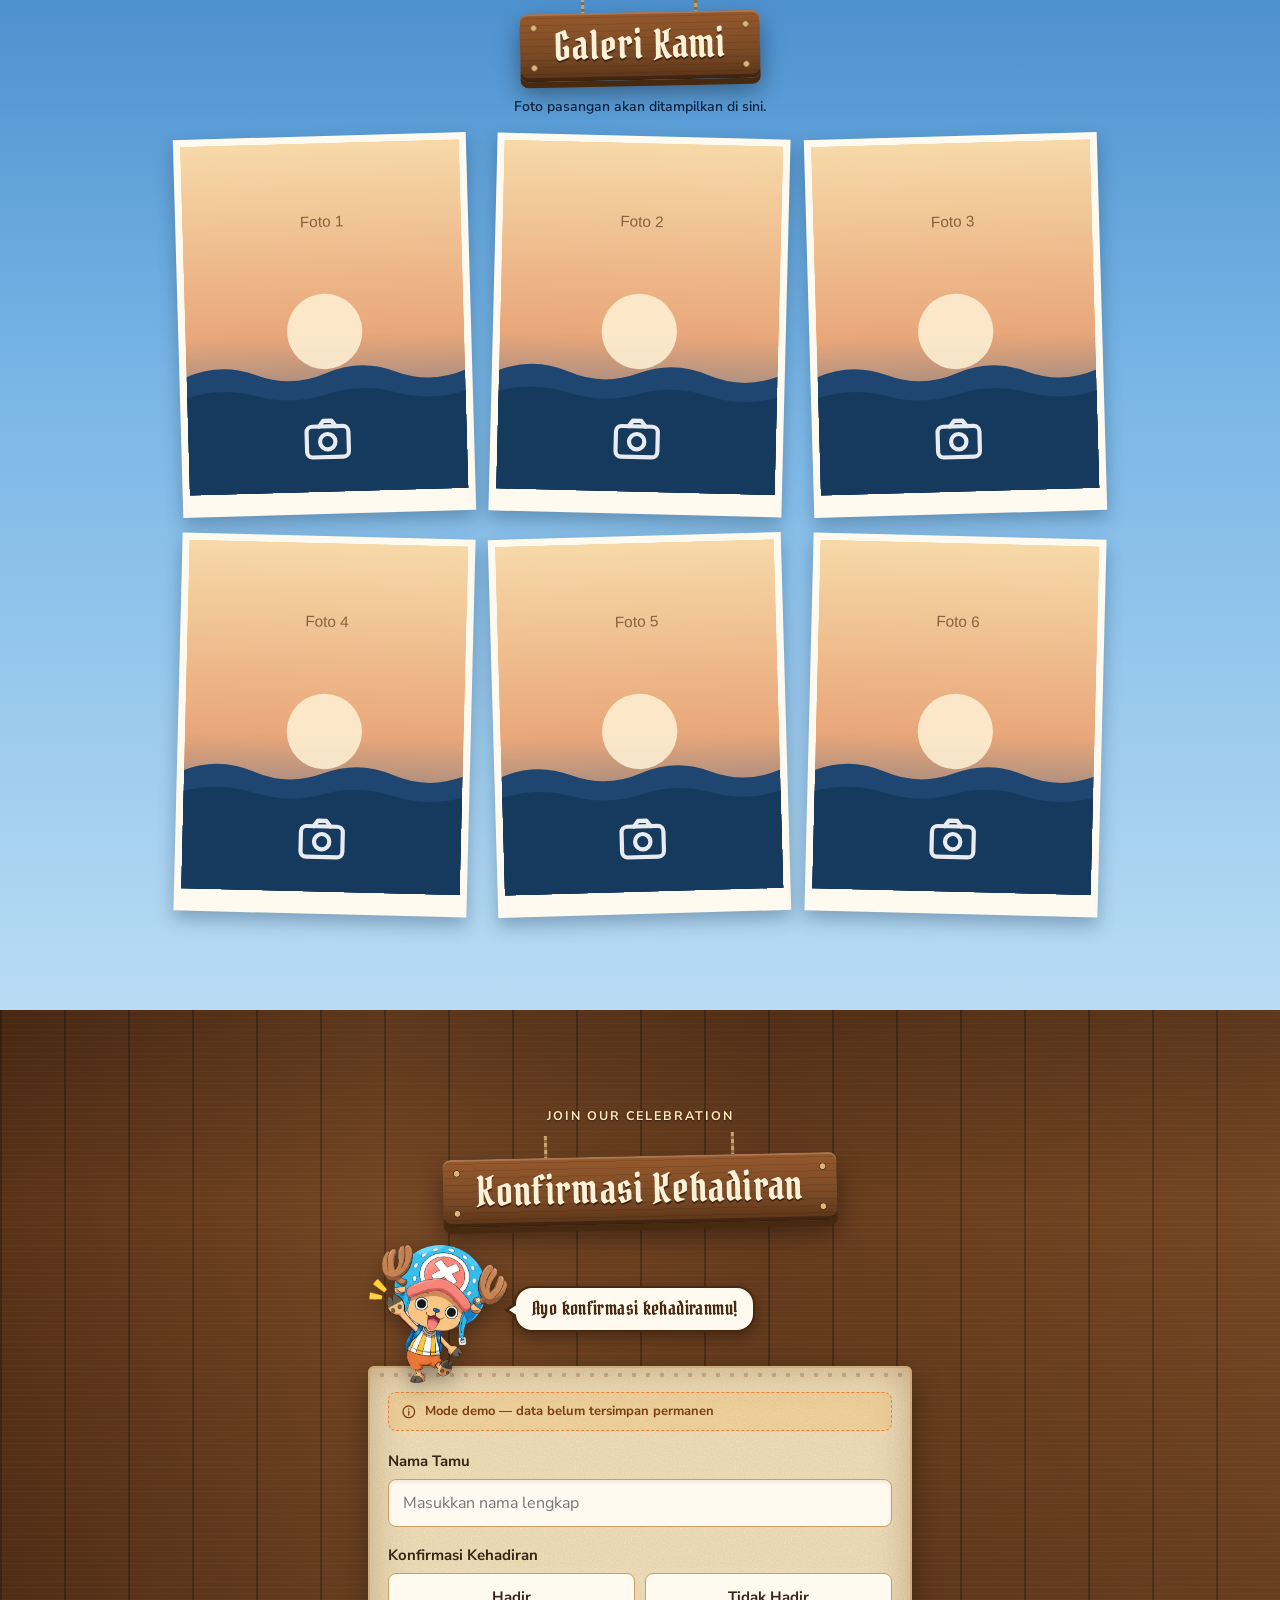
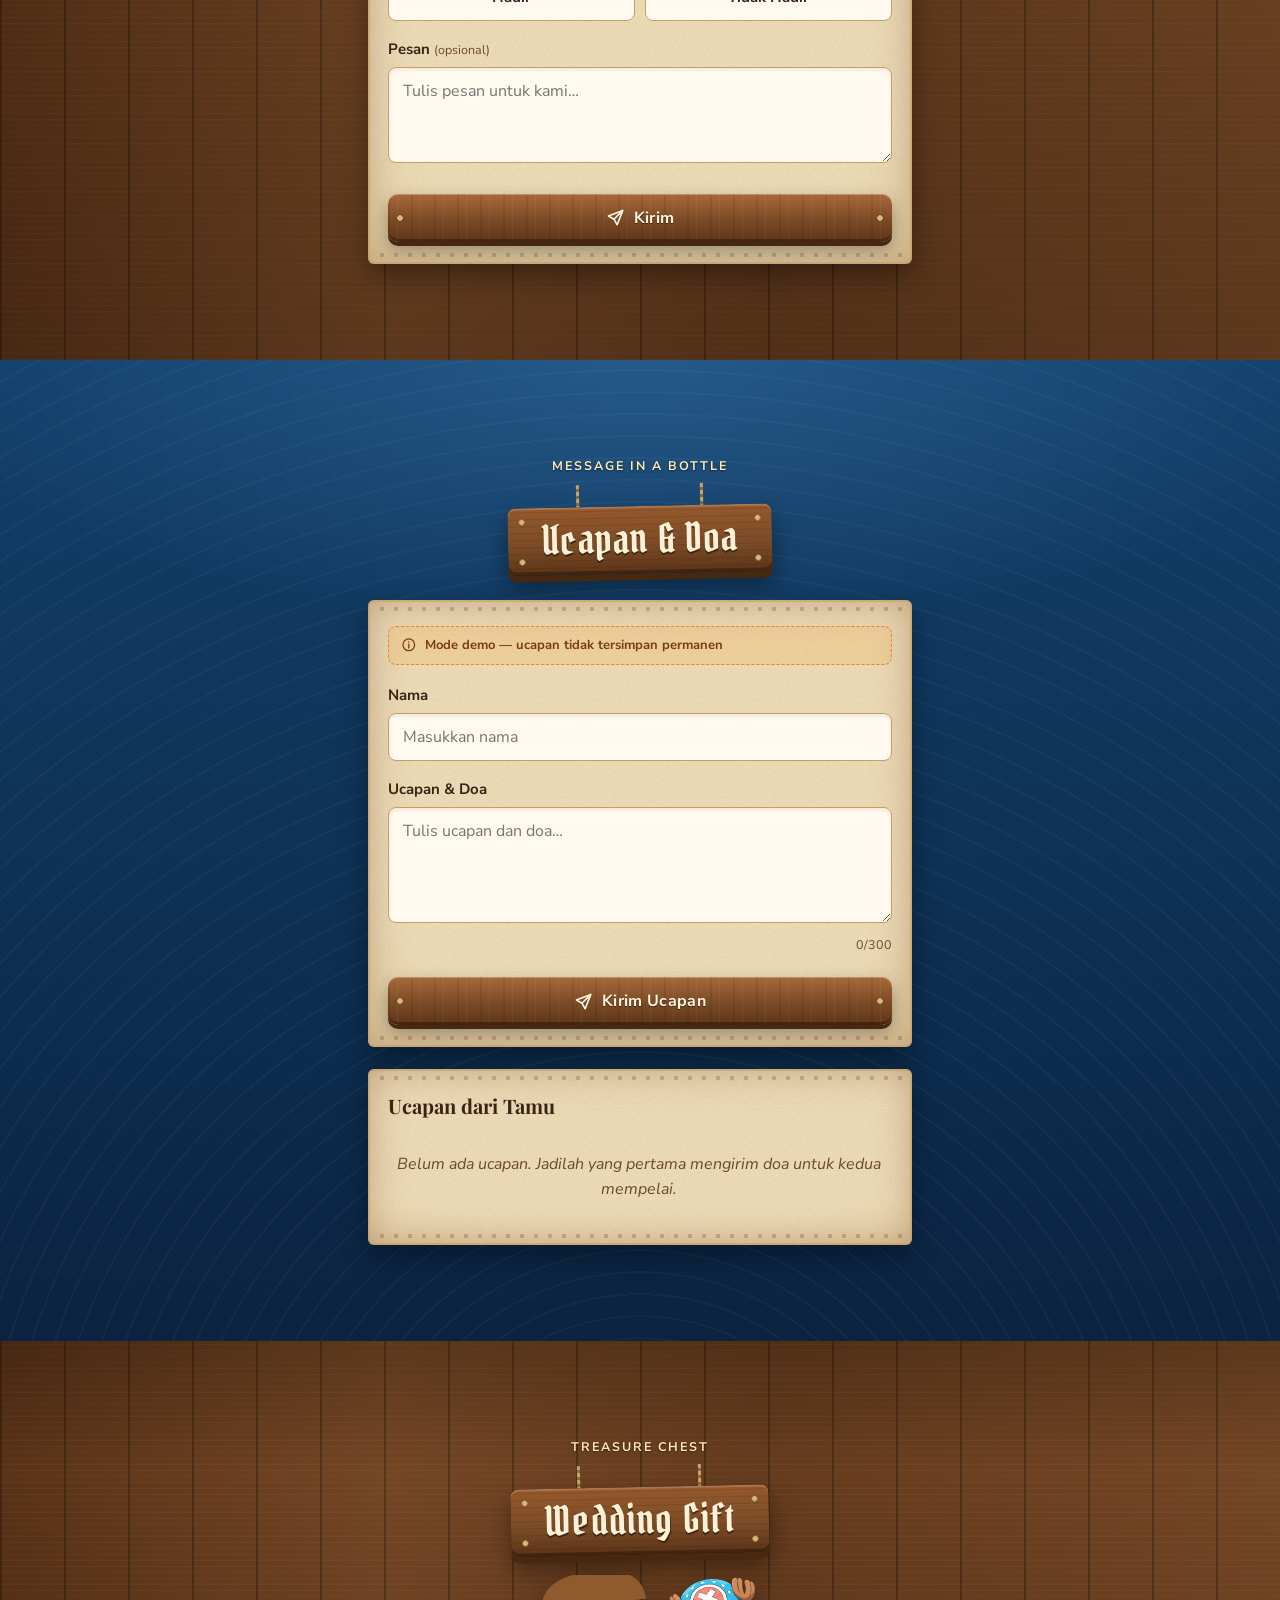
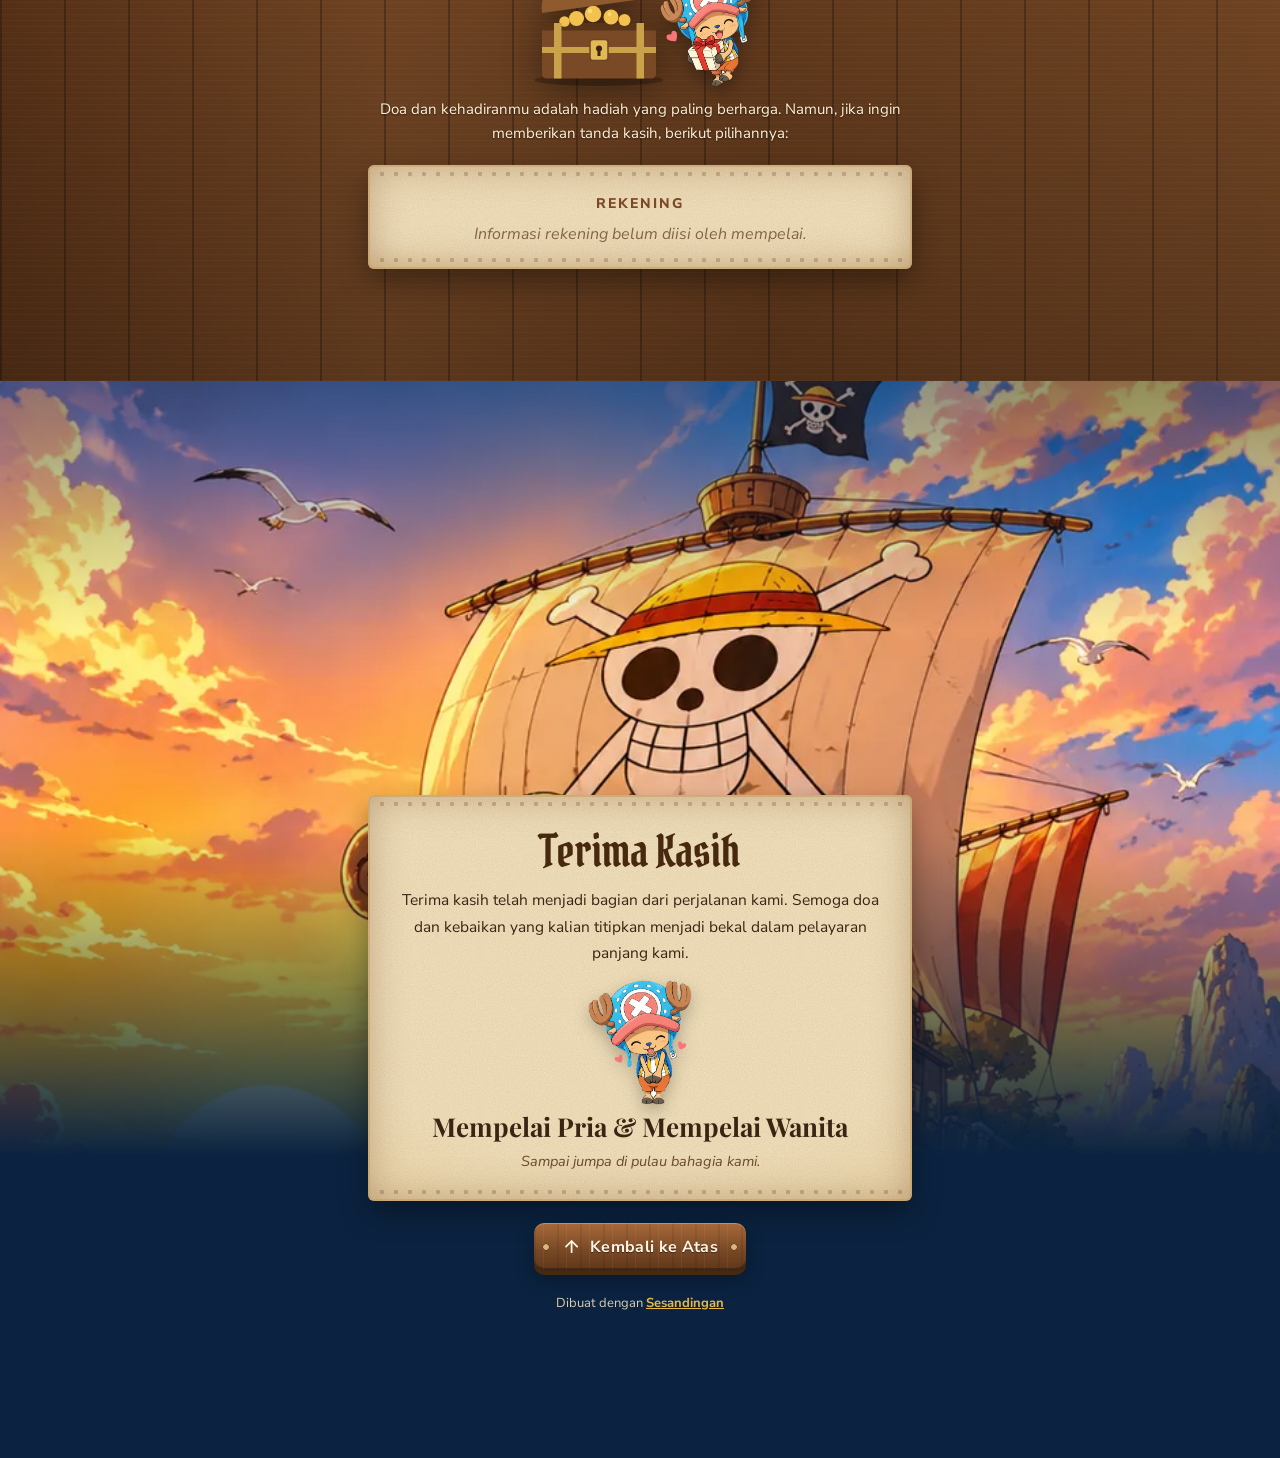
<file: tema/wedding-journey/index.html>
<!doctype html>
<html lang="id">
<head>
  <meta charset="utf-8">
  <meta name="viewport" content="width=device-width, initial-scale=1, viewport-fit=cover">
  <title>The Wedding Journey — Undangan Pernikahan</title>
  <meta name="description" content="Undangan pernikahan digital — Two Souls • One Crew • Forever">
  <meta name="theme-color" content="#0e2a4a">
  <meta property="og:type" content="website">
  <meta property="og:title" content="The Wedding Journey — Undangan Pernikahan">
  <meta property="og:description" content="Two Souls • One Crew • Forever">
  <meta property="og:image" content="../../assets/img/og-image.jpg">
  <link rel="icon" type="image/png" href="../../favicon.png">
  <link rel="preload" as="image" href="assets/going-merry-sunset-600.webp" media="(max-width: 640px)">
  <link rel="preload" as="image" href="assets/going-merry-sunset.webp" media="(min-width: 641px)">
  <link rel="preconnect" href="https://fonts.googleapis.com">
  <link rel="preconnect" href="https://fonts.gstatic.com" crossorigin>
  <link href="https://fonts.googleapis.com/css2?family=Pirata+One&family=Playfair+Display:ital,wght@0,600;0,700;1,600&family=Nunito+Sans:opsz,wght@6..12,400;6..12,600;6..12,700&display=swap" rel="stylesheet">
  <link rel="stylesheet" href="css/theme.css">
</head>
<body class="is-locked">

  <!-- =========================================================
       A. OPENING / COVER
       ========================================================= -->
  <section class="cover" id="cover" aria-label="Sampul undangan">
    <div class="cover-bg" aria-hidden="true"></div>
    <div class="cover-shade" aria-hidden="true"></div>
    <div class="cover-content">
      <p class="cover-kicker">The Wedding Journey</p>
      <h1 class="cover-names"><span data-bind="groom.nickname"></span><span class="amp">&amp;</span><span data-bind="bride.nickname"></span></h1>
      <p class="cover-tagline" data-bind="texts.tagline"></p>
      <p class="cover-opening" data-bind="texts.opening"></p>
      <div class="cover-guest" id="coverGuest" hidden>
        <small>Kepada Yth. Bapak/Ibu/Saudara/i</small>
        <strong id="guestName"></strong>
      </div>
      <button type="button" class="wood-btn wood-btn--lg" id="openBtn">
        <svg class="ic" aria-hidden="true"><use href="#i-scroll"/></svg><span>Buka Undangan</span>
      </button>
    </div>
  </section>

  <!-- Kontrol musik (selalu tersedia) -->
  <button type="button" class="music-btn" id="musicBtn" aria-pressed="false" aria-label="Putar musik">
    <svg class="ic ic-on" aria-hidden="true"><use href="#i-music"/></svg>
    <svg class="ic ic-off" aria-hidden="true"><use href="#i-music-off"/></svg>
    <span class="music-eq" aria-hidden="true"><i></i><i></i><i></i></span>
  </button>

  <main id="main" class="journey" aria-hidden="true">

    <!-- =========================================================
         B. HERO / WEDDING INTRODUCTION
         ========================================================= -->
    <section class="hero" id="home" data-section="home">
      <div class="hero-sky" aria-hidden="true">
        <span class="sun"></span>
        <svg class="cloud c1" viewBox="0 0 200 60"><path d="M20 50a20 20 0 0 1 10-37 28 28 0 0 1 52-6 22 22 0 0 1 36 10 18 18 0 0 1 30 4 16 16 0 0 1 22 29z" fill="currentColor"/></svg>
        <svg class="cloud c2" viewBox="0 0 200 60"><path d="M20 50a20 20 0 0 1 10-37 28 28 0 0 1 52-6 22 22 0 0 1 36 10 18 18 0 0 1 30 4 16 16 0 0 1 22 29z" fill="currentColor"/></svg>
        <svg class="gull g1" viewBox="0 0 40 14"><path d="M1 12Q10 1 20 10Q30 1 39 12" fill="none" stroke="currentColor" stroke-width="2.4" stroke-linecap="round"/></svg>
        <svg class="gull g2" viewBox="0 0 40 14"><path d="M1 12Q10 1 20 10Q30 1 39 12" fill="none" stroke="currentColor" stroke-width="2.4" stroke-linecap="round"/></svg>
      </div>
      <div class="hero-content">
        <div class="flag reveal" aria-hidden="true">
          <span class="flag-pole"></span>
          <span class="flag-cloth"><img class="js-flag" src="assets/jolly-roger.webp" alt="" width="480" height="459"></span>
        </div>
        <p class="hero-kicker reveal">We Are Getting Married</p>
        <h2 class="hero-names reveal">
          <span data-bind="groom.nickname"></span>
          <span class="amp">&amp;</span>
          <span data-bind="bride.nickname"></span>
        </h2>
        <p class="hero-date reveal" id="heroDate"></p>
        <div class="countdown reveal" id="countdown" aria-live="off"></div>
        <p class="hero-invite reveal" data-bind="texts.invitation"></p>
      </div>
      <div class="hero-sea" aria-hidden="true">
        <div class="ship">
          <img class="js-ship" src="assets/going-merry.webp" alt="" width="562" height="647">
          <span class="foam"></span>
        </div>
        <svg class="wave w1" viewBox="0 0 1440 120" preserveAspectRatio="none"><path d="M0 60 Q90 20 180 60 T360 60 T540 60 T720 60 T900 60 T1080 60 T1260 60 T1440 60 V120 H0Z"/></svg>
        <svg class="wave w2" viewBox="0 0 1440 120" preserveAspectRatio="none"><path d="M0 70 Q120 35 240 70 T480 70 T720 70 T960 70 T1200 70 T1440 70 V120 H0Z"/></svg>
      </div>
    </section>

    <!-- C. AYAT / DOA -->
    <section class="section section--sea" id="ayat" data-section="ayat" aria-label="Ayat atau doa">
      <div class="wrap" id="verseMount"></div>
    </section>

    <!-- D. PROFIL MEMPELAI — WANTED POSTER -->
    <section class="section section--deck" id="mempelai" data-section="mempelai" aria-label="Profil mempelai">
      <div class="wrap">
        <div id="t-mempelai-wrap"></div>
        <div class="posters" id="postersMount"></div>
      </div>
    </section>

    <!-- E. DETAIL ACARA — LOG POSE -->
    <section class="section section--sky" id="acara" data-section="acara" aria-label="Detail acara">
      <div class="wrap">
        <div class="logpose reveal" aria-hidden="true">
          <svg viewBox="0 0 160 160"><use href="#logpose"/></svg>
        </div>
        <div id="eventsTitle"></div>
        <div class="events" id="eventsMount"></div>
      </div>
    </section>

    <!-- F. LOKASI — TREASURE MAP -->
    <section class="section section--sea" id="lokasi" data-section="lokasi" aria-label="Lokasi acara">
      <div class="wrap" id="mapMount"></div>
    </section>

    <!-- G. LOVE STORY — OUR ADVENTURE -->
    <section class="section section--sunset" id="cerita" data-section="cerita" aria-label="Kisah cinta">
      <div class="wrap">
        <p class="story-quote reveal">Dari satu pulau, menuju pulau lainnya…<br>bersama, sampai tujuan.</p>
        <div id="storyMount"></div>
      </div>
    </section>

    <!-- H. GALERI -->
    <section class="section section--sky" id="galeri" data-section="galeri" aria-label="Galeri foto">
      <div class="wrap" id="galleryMount"></div>
    </section>

    <!-- I. RSVP -->
    <section class="section section--deck" id="rsvp" data-section="rsvp" aria-label="Konfirmasi kehadiran">
      <div class="wrap wrap--narrow" id="rsvpMount"></div>
    </section>

    <!-- J. UCAPAN — MESSAGE IN A BOTTLE -->
    <section class="section section--sea" id="ucapan" data-section="ucapan" aria-label="Ucapan dan doa">
      <div class="wrap wrap--narrow" id="guestbookMount"></div>
    </section>

    <!-- K. WEDDING GIFT — TREASURE CHEST -->
    <section class="section section--deck" id="hadiah" data-section="hadiah" aria-label="Wedding gift">
      <div class="wrap wrap--narrow" id="giftMount"></div>
    </section>

    <!-- L. CLOSING -->
    <section class="closing" id="penutup" data-section="penutup" aria-label="Penutup">
      <div class="closing-bg" aria-hidden="true"></div>
      <div class="closing-shade" aria-hidden="true"></div>
      <div class="wrap wrap--narrow closing-content">
        <div class="parchment closing-card reveal">
          <h2 class="closing-title">Terima Kasih</h2>
          <p data-bind="texts.closing"></p>
          <div class="closing-emblem" id="closingMascot" aria-hidden="true"><img class="js-flag" src="assets/jolly-roger.webp" alt="" width="480" height="459" loading="lazy"></div>
          <p class="closing-names"><span data-bind="groom.nickname"></span> &amp; <span data-bind="bride.nickname"></span></p>
          <p class="closing-sign" data-bind="texts.closingSignature"></p>
        </div>
        <a href="#home" class="wood-btn" id="backTopBtn"><svg class="ic" aria-hidden="true"><use href="#i-arrow-up"/></svg><span>Kembali ke Atas</span></a>
        <p class="credit" id="credit"></p>
      </div>
    </section>
  </main>

  <!-- Navigasi bawah -->
  <nav class="dock" id="dock" aria-label="Navigasi undangan" hidden>
    <a href="#home" data-nav="home"><svg class="ic" aria-hidden="true"><use href="#i-home"/></svg><span>Beranda</span></a>
    <a href="#mempelai" data-nav="mempelai"><svg class="ic" aria-hidden="true"><use href="#i-users"/></svg><span>Mempelai</span></a>
    <a href="#acara" data-nav="acara"><svg class="ic" aria-hidden="true"><use href="#i-calendar"/></svg><span>Acara</span></a>
    <a href="#galeri" data-nav="galeri"><svg class="ic" aria-hidden="true"><use href="#i-image"/></svg><span>Galeri</span></a>
    <a href="#ucapan" data-nav="ucapan"><svg class="ic" aria-hidden="true"><use href="#i-chat"/></svg><span>Ucapan</span></a>
  </nav>

  <!-- Tombol ke atas -->
  <a href="#home" class="to-top" id="toTop" aria-label="Kembali ke atas" hidden><svg class="ic" aria-hidden="true"><use href="#i-arrow-up"/></svg></a>

  <!-- Lightbox -->
  <div class="lightbox" id="lightbox" role="dialog" aria-modal="true" aria-label="Pratinjau foto" hidden>
    <button type="button" class="lb-close" id="lbClose" aria-label="Tutup"><svg class="ic" aria-hidden="true"><use href="#i-close"/></svg></button>
    <button type="button" class="lb-nav lb-prev" id="lbPrev" aria-label="Foto sebelumnya"><svg class="ic" aria-hidden="true"><use href="#i-chev-left"/></svg></button>
    <figure class="lb-figure"><img id="lbImg" alt=""><figcaption id="lbCap"></figcaption></figure>
    <button type="button" class="lb-nav lb-next" id="lbNext" aria-label="Foto berikutnya"><svg class="ic" aria-hidden="true"><use href="#i-chev-right"/></svg></button>
  </div>

  <div class="toast" id="toast" role="status" aria-live="polite"></div>

  <!-- =========================================================
       SPRITE: ikon & ilustrasi orisinal (SVG)
       ========================================================= -->
  <svg width="0" height="0" style="position:absolute" aria-hidden="true">
    <defs>
      <symbol id="i-music" viewBox="0 0 24 24"><g fill="none" stroke="currentColor" stroke-width="2" stroke-linecap="round" stroke-linejoin="round"><path d="M9 18V5l11-2v13"/><circle cx="6" cy="18" r="3"/><circle cx="17" cy="16" r="3"/></g></symbol>
      <symbol id="i-music-off" viewBox="0 0 24 24"><g fill="none" stroke="currentColor" stroke-width="2" stroke-linecap="round" stroke-linejoin="round"><path d="M9 18V5l11-2v13"/><circle cx="6" cy="18" r="3"/><circle cx="17" cy="16" r="3"/><path d="M3 3l18 18"/></g></symbol>
      <symbol id="i-scroll" viewBox="0 0 24 24"><g fill="none" stroke="currentColor" stroke-width="2" stroke-linejoin="round"><path d="M6 4h11a3 3 0 0 1 0 6H6"/><path d="M6 4a3 3 0 0 0 0 6v8a2 2 0 0 0 2 2h10V10"/><path d="M10 14h5M10 17h3"/></g></symbol>
      <symbol id="i-anchor" viewBox="0 0 24 24"><g fill="none" stroke="currentColor" stroke-width="2" stroke-linecap="round"><circle cx="12" cy="5" r="2.2"/><path d="M12 7.2V21M8 11h8M4.5 14a7.5 7.5 0 0 0 15 0"/></g></symbol>
      <symbol id="i-calendar" viewBox="0 0 24 24"><g fill="none" stroke="currentColor" stroke-width="2" stroke-linejoin="round"><rect x="3.5" y="5" width="17" height="15" rx="2"/><path d="M3.5 10h17M8 3v4M16 3v4"/></g></symbol>
      <symbol id="i-clock" viewBox="0 0 24 24"><g fill="none" stroke="currentColor" stroke-width="2" stroke-linecap="round"><circle cx="12" cy="12" r="8.5"/><path d="M12 7.5V12l3 2"/></g></symbol>
      <symbol id="i-pin" viewBox="0 0 24 24"><g fill="none" stroke="currentColor" stroke-width="2" stroke-linejoin="round"><path d="M12 21s-7-6.2-7-11.5A7 7 0 0 1 19 9.5C19 14.8 12 21 12 21z"/><circle cx="12" cy="9.5" r="2.5"/></g></symbol>
      <symbol id="i-compass" viewBox="0 0 24 24"><g fill="none" stroke="currentColor" stroke-width="2" stroke-linejoin="round"><circle cx="12" cy="12" r="9"/><path d="M15.5 8.5l-2 5-5 2 2-5z"/></g></symbol>
      <symbol id="i-ship" viewBox="0 0 24 24"><g fill="none" stroke="currentColor" stroke-width="2" stroke-linejoin="round" stroke-linecap="round"><path d="M3 16h18l-2.5 4h-13z"/><path d="M12 3v13M12 4l6 9h-6M12 6l-5 7h5"/></g></symbol>
      <symbol id="i-heart" viewBox="0 0 24 24"><path fill="none" stroke="currentColor" stroke-width="2" stroke-linejoin="round" d="M12 20s-7-4.3-8.8-8.7C2 8 4 4.8 7.2 4.8c2 0 3.3 1 4.8 2.8 1.5-1.8 2.8-2.8 4.8-2.8C20 4.8 22 8 20.8 11.3 19 15.7 12 20 12 20z"/></symbol>
      <symbol id="i-star" viewBox="0 0 24 24"><path fill="none" stroke="currentColor" stroke-width="2" stroke-linejoin="round" d="M12 3l2.7 5.6 6.1.9-4.4 4.3 1 6.1L12 17l-5.4 2.9 1-6.1-4.4-4.3 6.1-.9z"/></symbol>
      <symbol id="i-info" viewBox="0 0 24 24"><g fill="none" stroke="currentColor" stroke-width="2" stroke-linecap="round"><circle cx="12" cy="12" r="9"/><path d="M12 11v6M12 7.5v.5"/></g></symbol>
      <symbol id="i-send" viewBox="0 0 24 24"><path fill="none" stroke="currentColor" stroke-width="2" stroke-linejoin="round" d="M21 3L10 14M21 3l-7 18-4-7-7-4z"/></symbol>
      <symbol id="i-copy" viewBox="0 0 24 24"><g fill="none" stroke="currentColor" stroke-width="2" stroke-linejoin="round"><rect x="8" y="8" width="12" height="12" rx="2"/><path d="M16 8V5a1 1 0 0 0-1-1H5a1 1 0 0 0-1 1v10a1 1 0 0 0 1 1h3"/></g></symbol>
      <symbol id="i-bottle" viewBox="0 0 24 24"><g fill="none" stroke="currentColor" stroke-width="1.8" stroke-linejoin="round"><path d="M10 2h4v3l2 3v12a2 2 0 0 1-2 2h-4a2 2 0 0 1-2-2V8l2-3z"/><path d="M10 12h4M10 15h3"/></g></symbol>
      <symbol id="i-home" viewBox="0 0 24 24"><path fill="none" stroke="currentColor" stroke-width="2" stroke-linejoin="round" d="M3 11l9-7 9 7v9a1 1 0 0 1-1 1h-5v-6h-6v6H4a1 1 0 0 1-1-1z"/></symbol>
      <symbol id="i-users" viewBox="0 0 24 24"><g fill="none" stroke="currentColor" stroke-width="2" stroke-linecap="round"><circle cx="9" cy="8" r="3.5"/><path d="M2.5 20c.8-4 3.5-5.5 6.5-5.5s5.7 1.5 6.5 5.5"/><path d="M15.5 4.8a3.5 3.5 0 0 1 0 6.4M18 14.8c2 .7 3.2 2.3 3.6 5.2"/></g></symbol>
      <symbol id="i-image" viewBox="0 0 24 24"><g fill="none" stroke="currentColor" stroke-width="2" stroke-linejoin="round"><rect x="3" y="4" width="18" height="16" rx="2"/><circle cx="9" cy="10" r="2"/><path d="M21 16l-5-5-9 9"/></g></symbol>
      <symbol id="i-chat" viewBox="0 0 24 24"><path fill="none" stroke="currentColor" stroke-width="2" stroke-linejoin="round" d="M4 5h16v11H9l-5 4z"/></symbol>
      <symbol id="i-gift" viewBox="0 0 24 24"><g fill="none" stroke="currentColor" stroke-width="2" stroke-linejoin="round"><rect x="3" y="8" width="18" height="4"/><path d="M5 12v9h14v-9M12 8v13M12 8S10.5 3 8 4s0 4 4 4zM12 8s1.5-5 4-4 0 4-4 4z"/></g></symbol>
      <symbol id="i-arrow-up" viewBox="0 0 24 24"><path fill="none" stroke="currentColor" stroke-width="2.2" stroke-linecap="round" stroke-linejoin="round" d="M12 19V5M5 12l7-7 7 7"/></symbol>
      <symbol id="i-close" viewBox="0 0 24 24"><path fill="none" stroke="currentColor" stroke-width="2.2" stroke-linecap="round" d="M6 6l12 12M18 6L6 18"/></symbol>
      <symbol id="i-chev-left" viewBox="0 0 24 24"><path fill="none" stroke="currentColor" stroke-width="2.4" stroke-linecap="round" stroke-linejoin="round" d="M15 5l-7 7 7 7"/></symbol>
      <symbol id="i-chev-right" viewBox="0 0 24 24"><path fill="none" stroke="currentColor" stroke-width="2.4" stroke-linecap="round" stroke-linejoin="round" d="M9 5l7 7-7 7"/></symbol>
      <symbol id="i-instagram" viewBox="0 0 24 24"><g fill="none" stroke="currentColor" stroke-width="2"><rect x="3" y="3" width="18" height="18" rx="5"/><circle cx="12" cy="12" r="4"/><circle cx="17.5" cy="6.5" r="1" fill="currentColor"/></g></symbol>
      <symbol id="i-truck" viewBox="0 0 24 24"><g fill="none" stroke="currentColor" stroke-width="2" stroke-linejoin="round"><path d="M2 6h12v10H2zM14 10h4l3 3v3h-7z"/><circle cx="6" cy="18" r="2"/><circle cx="17" cy="18" r="2"/></g></symbol>



      <!-- Log Pose / kompas orisinal -->
      <symbol id="logpose" viewBox="0 0 160 160">
        <circle cx="80" cy="84" r="62" fill="#6b4524"/>
        <circle cx="80" cy="84" r="56" fill="#c69a4e"/>
        <circle cx="80" cy="84" r="48" fill="#1f7f86"/>
        <circle cx="80" cy="84" r="48" fill="url(#lpGlass)"/>
        <g stroke="#e6f5f2" stroke-width="2" opacity=".7">
          <path d="M80 40v8M80 120v8M36 84h8M116 84h8M49 53l5 5M106 110l5 5M111 53l-5 5M54 110l-5 5"/>
        </g>
        <path class="lp-needle" d="M80 46l7 38-7 38-7-38z" fill="#f4ead6"/>
        <path class="lp-needle" d="M80 46l7 38H73z" fill="#e8574d"/>
        <circle cx="80" cy="84" r="5" fill="#6b4524"/>
        <rect x="70" y="12" width="20" height="14" rx="3" fill="#6b4524"/>
        <circle cx="80" cy="12" r="7" fill="none" stroke="#6b4524" stroke-width="4"/>
        <defs><radialGradient id="lpGlass" cx=".35" cy=".3" r=".8"><stop offset="0" stop-color="#fff" stop-opacity=".45"/><stop offset=".5" stop-color="#fff" stop-opacity="0"/></radialGradient></defs>
      </symbol>

      <!-- Peti harta orisinal -->
      <symbol id="chest" viewBox="0 0 200 150">
        <ellipse cx="100" cy="140" rx="86" ry="8" fill="#000" opacity=".25"/>
        <path d="M24 64h152v68a6 6 0 0 1-6 6H30a6 6 0 0 1-6-6z" fill="#7a4a26"/>
        <path d="M24 64h152v10H24z" fill="#5a3418"/>
        <g fill="#f2c14e"><circle cx="70" cy="58" r="10"/><circle cx="92" cy="52" r="11"/><circle cx="116" cy="56" r="10"/><circle cx="134" cy="60" r="8"/><circle cx="54" cy="62" r="7"/></g>
        <g fill="#ffe08a" opacity=".8"><circle cx="88" cy="48" r="3"/><circle cx="114" cy="52" r="2.5"/></g>
        <path d="M30 64C30 30 60 18 100 18s70 12 70 46z" fill="#8f5a2e" transform="rotate(-8 30 64) translate(-4 -14)"/>
        <g fill="#c9a24a"><rect x="40" y="64" width="10" height="74"/><rect x="150" y="64" width="10" height="74"/><rect x="24" y="96" width="152" height="8"/></g>
        <rect x="88" y="86" width="24" height="28" rx="4" fill="#e1b955" stroke="#6b4524" stroke-width="2"/>
        <circle cx="100" cy="98" r="4" fill="#3b2414"/><path d="M98 100h4v8h-4z" fill="#3b2414"/>
      </symbol>
    </defs>
  </svg>

  <script src="js/data.js"></script>
  <script src="js/storage.js"></script>
  <script src="js/components.js"></script>
  <script src="js/app.js"></script>
</body>
</html>
</file>
<file: assets/css/landing.css>
/* =========================================================
   SESANDINGAN — LANDING PAGE
   Mobile-first. Palet diambil dari logo (biru langit + putih).
   ========================================================= */
:root {
  --sky-50: #f2f8fe;
  --sky-100: #e3f1fc;
  --sky-200: #c6e3f8;
  --sky-300: #9dcff2;
  --sky-400: #6fb7ea;
  --sky-500: #4a9fe0;
  --sky-600: #2f84c7;
  --sky-700: #23679f;
  --ink-900: #0f2338;
  --ink-700: #2b4157;
  --ink-500: #5a6e82;
  --ink-300: #9aabbb;
  --white: #ffffff;
  --gold: #f2b84b;
  --radius-sm: 10px;
  --radius: 18px;
  --radius-lg: 28px;
  --shadow-sm: 0 2px 8px rgba(15, 35, 56, .06);
  --shadow: 0 10px 30px rgba(35, 103, 159, .12);
  --shadow-lg: 0 24px 60px rgba(35, 103, 159, .22);
  --font-display: 'Fraunces', Georgia, 'Times New Roman', serif;
  --font-body: 'Plus Jakarta Sans', system-ui, -apple-system, 'Segoe UI', Roboto, sans-serif;
  --tabbar-h: 68px;
  --header-h: 64px;
}

*, *::before, *::after { box-sizing: border-box; }
html { scroll-behavior: smooth; -webkit-text-size-adjust: 100%; }
body {
  margin: 0;
  font-family: var(--font-body);
  font-size: 16px;
  line-height: 1.6;
  color: var(--ink-700);
  background: var(--white);
  overflow-x: hidden;
  padding-bottom: calc(var(--tabbar-h) + env(safe-area-inset-bottom));
}
img { max-width: 100%; display: block; }
a { color: inherit; }
h1, h2, h3 { color: var(--ink-900); margin: 0; line-height: 1.2; }
p { margin: 0; }
ul, ol { margin: 0; padding: 0; list-style: none; }
section[id] { scroll-margin-top: calc(var(--header-h) + 8px); }

.ic { width: 1.2em; height: 1.2em; flex: none; vertical-align: middle; }
.container { width: 100%; max-width: 1140px; margin: 0 auto; padding: 0 20px; }
.container-narrow { max-width: 760px; }

.skip-link { position: absolute; left: -999px; top: 8px; background: var(--ink-900); color: #fff; padding: 8px 14px; border-radius: 8px; z-index: 100; }
.skip-link:focus { left: 8px; }
:focus-visible { outline: 3px solid var(--sky-400); outline-offset: 2px; border-radius: 6px; }

/* ---------- Buttons ---------- */
.btn {
  display: inline-flex; align-items: center; justify-content: center; gap: .5em;
  min-height: 44px; padding: 10px 20px;
  border: 0; border-radius: 999px; cursor: pointer;
  font: 600 15px/1 var(--font-body); text-decoration: none;
  transition: transform .15s ease, box-shadow .2s ease, background .2s ease;
}
.btn:active { transform: scale(.97); }
.btn-sm { min-height: 40px; padding: 8px 16px; font-size: 14px; }
.btn-lg { min-height: 52px; padding: 14px 26px; font-size: 16px; }
.btn-block { width: 100%; }
.btn-primary { background: linear-gradient(135deg, var(--sky-500), var(--sky-600)); color: #fff; box-shadow: 0 8px 20px rgba(47, 132, 199, .35); }
.btn-primary:hover { box-shadow: 0 12px 26px rgba(47, 132, 199, .45); }
.btn-ghost { background: var(--white); color: var(--sky-700); box-shadow: inset 0 0 0 2px var(--sky-200); }
.btn-ghost:hover { box-shadow: inset 0 0 0 2px var(--sky-400); }
.btn-white { background: #fff; color: var(--sky-700); box-shadow: var(--shadow); }
.btn-soft { background: var(--sky-100); color: var(--sky-700); }
.btn[disabled] { opacity: .55; cursor: not-allowed; }

/* ---------- Header ---------- */
.site-header {
  position: sticky; top: 0; z-index: 40;
  background: rgba(255, 255, 255, .82);
  backdrop-filter: saturate(160%) blur(14px);
  -webkit-backdrop-filter: saturate(160%) blur(14px);
  border-bottom: 1px solid transparent;
  transition: border-color .2s, box-shadow .2s;
}
.site-header.scrolled { border-color: var(--sky-100); box-shadow: var(--shadow-sm); }
.header-inner { display: flex; align-items: center; justify-content: space-between; height: var(--header-h); gap: 16px; }
.brand { display: inline-flex; align-items: center; gap: 10px; text-decoration: none; }
.brand img { width: 40px; height: 40px; }
.brand-name { font-family: var(--font-display); font-weight: 600; font-size: 21px; color: var(--ink-900); letter-spacing: -.01em; }
.desktop-nav { display: none; }
.header-cta { display: none; }

/* ---------- Hero ---------- */
.hero { position: relative; overflow: hidden; padding: 28px 0 56px; background: linear-gradient(180deg, var(--sky-50) 0%, #fff 100%); }
.hero-bg { position: absolute; inset: 0; pointer-events: none; }
.blob { position: absolute; border-radius: 50%; filter: blur(50px); opacity: .55; }
.blob-1 { width: 280px; height: 280px; background: var(--sky-200); top: -80px; right: -60px; }
.blob-2 { width: 220px; height: 220px; background: #ffe2b8; bottom: 40px; left: -90px; opacity: .45; }
.blob-3 { width: 180px; height: 180px; background: var(--sky-300); bottom: -60px; right: 20%; opacity: .3; }
.hero-inner { position: relative; display: grid; gap: 40px; }
.eyebrow {
  display: inline-flex; align-items: center; gap: 8px;
  padding: 6px 14px; border-radius: 999px;
  background: #fff; color: var(--sky-700); font-weight: 600; font-size: 13px;
  box-shadow: var(--shadow-sm);
}
.eyebrow .dot { width: 8px; height: 8px; border-radius: 50%; background: var(--sky-500); box-shadow: 0 0 0 4px var(--sky-100); }
.hero h1 { font-family: var(--font-display); font-weight: 600; font-size: clamp(32px, 8.4vw, 56px); letter-spacing: -.02em; margin: 18px 0 14px; }
.hero h1 em { font-style: italic; color: var(--sky-600); }
.lead { font-size: 17px; color: var(--ink-500); max-width: 540px; }
.hero-actions { display: flex; flex-wrap: wrap; gap: 12px; margin-top: 26px; }
.hero-actions .btn { flex: 1 1 160px; }
.hero-points { display: flex; flex-wrap: wrap; gap: 8px 18px; margin-top: 22px; font-size: 14px; font-weight: 500; color: var(--ink-500); }
.hero-points li { display: inline-flex; align-items: center; gap: 6px; }
.hero-points .ic { color: var(--sky-500); }

.hero-visual { position: relative; display: flex; justify-content: center; padding: 10px 0; }
.phone {
  position: relative; width: min(270px, 72vw); aspect-ratio: 9 / 18.5;
  border-radius: 40px; padding: 10px; background: #0f2338;
  box-shadow: var(--shadow-lg), inset 0 0 0 2px #2b4157;
  transform: rotate(-3deg);
}
.phone-notch { position: absolute; top: 18px; left: 50%; width: 80px; height: 20px; margin-left: -40px; background: #0f2338; border-radius: 20px; z-index: 2; }
.phone-screen { position: relative; height: 100%; border-radius: 31px; overflow: hidden; background: var(--sky-700); }
.phone-screen img { width: 100%; height: 100%; object-fit: cover; object-position: 50% 40%; }
.phone-overlay {
  position: absolute; inset: auto 0 0 0; padding: 60px 16px 22px; text-align: center; color: #fff;
  background: linear-gradient(180deg, transparent, rgba(10, 25, 50, .85));
  display: flex; flex-direction: column; align-items: center; gap: 4px;
}
.phone-kicker { font-size: 11px; letter-spacing: .2em; text-transform: uppercase; opacity: .85; }
.phone-names { font-family: var(--font-display); font-size: 20px; font-weight: 600; }
.phone-btn {
  margin-top: 10px; display: inline-flex; align-items: center; min-height: 36px; padding: 6px 16px;
  border-radius: 999px; background: #fff; color: var(--ink-900); font-size: 13px; font-weight: 700; text-decoration: none;
}
.float-chip {
  position: absolute; display: inline-flex; align-items: center; gap: 6px;
  padding: 8px 14px; border-radius: 999px; background: #fff; box-shadow: var(--shadow);
  font-size: 13px; font-weight: 600; color: var(--ink-700);
  animation: float 5s ease-in-out infinite;
}
.float-chip .ic { color: var(--sky-500); }
.chip-1 { top: 18%; left: 0; }
.chip-2 { bottom: 16%; right: 0; animation-delay: -2.5s; }
.chip-1 .ic { color: #e2627b; }
@keyframes float { 0%, 100% { transform: translateY(0); } 50% { transform: translateY(-8px); } }

/* ---------- Sections ---------- */
.section { padding: 64px 0; }
.section-head { text-align: center; margin-bottom: 32px; }
.kicker { display: inline-block; font-size: 13px; font-weight: 700; letter-spacing: .14em; text-transform: uppercase; color: var(--sky-600); margin-bottom: 10px; }
.kicker-light { color: var(--sky-100); }
.section-head h2, .reseller h2, .cta h2 { font-family: var(--font-display); font-weight: 600; font-size: clamp(26px, 6.4vw, 40px); letter-spacing: -.015em; }
.section-sub { margin: 12px auto 0; max-width: 560px; color: var(--ink-500); }

/* Features */
.features { background: #fff; }
.feature-grid { display: grid; grid-template-columns: repeat(2, minmax(0, 1fr)); gap: 12px; }
.feature { padding: 18px 16px; border-radius: var(--radius); background: var(--sky-50); border: 1px solid var(--sky-100); }
.feature-ic { display: inline-grid; place-items: center; width: 42px; height: 42px; border-radius: 12px; background: #fff; color: var(--sky-600); box-shadow: var(--shadow-sm); margin-bottom: 12px; }
.feature-ic .ic { width: 22px; height: 22px; }
.feature h3 { font-size: 15px; font-weight: 700; margin-bottom: 4px; }
.feature p { font-size: 13.5px; color: var(--ink-500); line-height: 1.5; }

/* Themes */
.themes { background: linear-gradient(180deg, #fff, var(--sky-50)); }
.theme-grid { display: grid; grid-template-columns: repeat(2, minmax(0, 1fr)); gap: 14px; }
.theme-card {
  display: flex; flex-direction: column; min-width: 0;
  background: #fff; border-radius: var(--radius); overflow: hidden;
  box-shadow: var(--shadow); border: 1px solid var(--sky-100);
}
.theme-card.is-featured { grid-column: 1 / -1; }
.theme-thumb { position: relative; aspect-ratio: 3 / 4; background: var(--sky-100); overflow: hidden; }
.theme-card.is-featured .theme-thumb { aspect-ratio: 4 / 3; }
.theme-thumb img { width: 100%; height: 100%; object-fit: cover; object-position: 50% 42%; transition: transform .5s ease; }
.theme-card:hover .theme-thumb img { transform: scale(1.04); }
.badge {
  position: absolute; top: 10px; left: 10px; padding: 4px 10px; border-radius: 999px;
  font-size: 11px; font-weight: 700; letter-spacing: .04em; background: #fff; color: var(--sky-700); box-shadow: var(--shadow-sm);
}
.badge-new { background: var(--gold); color: #4a3000; }
.theme-body { padding: 16px; display: flex; flex-direction: column; gap: 8px; flex: 1; }
.theme-cat { font-size: 12px; font-weight: 700; color: var(--sky-600); text-transform: uppercase; letter-spacing: .08em; }
.theme-body h3 { font-family: var(--font-display); font-size: 20px; font-weight: 600; }
.theme-body p { font-size: 14px; color: var(--ink-500); }
.theme-tags { display: flex; flex-wrap: wrap; gap: 6px; }
.theme-tags span { font-size: 12px; padding: 3px 10px; border-radius: 999px; background: var(--sky-50); color: var(--ink-500); border: 1px solid var(--sky-100); }
.theme-actions { display: flex; gap: 8px; margin-top: auto; padding-top: 6px; }
.theme-actions .btn { flex: 1; }

.theme-card.is-empty { box-shadow: none; border: 2px dashed var(--sky-200); background: rgba(255, 255, 255, .6); }
.theme-card.is-empty .theme-thumb { aspect-ratio: 1 / 1; display: grid; place-items: center; background: repeating-linear-gradient(135deg, var(--sky-50) 0 12px, #fff 12px 24px); }
.empty-ic { display: grid; place-items: center; width: 52px; height: 52px; border-radius: 50%; background: #fff; color: var(--sky-400); box-shadow: var(--shadow-sm); }
.empty-ic .ic { width: 26px; height: 26px; }
.theme-card.is-empty .theme-body { padding: 12px 14px 14px; gap: 4px; }
.theme-card.is-empty h3 { font-family: var(--font-body); font-size: 14px; font-weight: 700; color: var(--ink-500); }
.theme-card.is-empty p { font-size: 12.5px; color: var(--ink-300); }
.skeleton-line { height: 8px; border-radius: 4px; background: var(--sky-100); }
.skeleton-line.w60 { width: 60%; }

/* Reseller */
.reseller {
  position: relative; overflow: hidden; color: #eaf5ff;
  background: radial-gradient(120% 80% at 100% 0%, var(--sky-500) 0%, transparent 60%), linear-gradient(160deg, var(--sky-700), #163e63);
}
.reseller h2 { color: #fff; }
.reseller .section-sub { margin-left: 0; color: #cfe6fa; }
.reseller-inner { display: grid; gap: 32px; }
.benefit-list { display: grid; gap: 14px; margin-top: 26px; }
.benefit { display: flex; gap: 14px; align-items: flex-start; }
.benefit-ic { display: grid; place-items: center; width: 44px; height: 44px; flex: none; border-radius: 12px; background: rgba(255, 255, 255, .14); color: #fff; }
.benefit-ic .ic { width: 22px; height: 22px; }
.benefit h3 { color: #fff; font-size: 16px; margin-bottom: 2px; }
.benefit p { font-size: 14px; color: #cfe6fa; }
.reseller-terms { margin-top: 18px; font-size: 13px; color: #b9d8f2; }
.reseller-terms:empty { display: none; }
.reseller-card { background: rgba(255, 255, 255, .1); border: 1px solid rgba(255, 255, 255, .2); border-radius: var(--radius-lg); padding: 24px 20px; backdrop-filter: blur(6px); }
.reseller-card h3 { color: #fff; font-size: 18px; margin-bottom: 16px; }
.step-list { counter-reset: step; display: grid; gap: 14px; margin-bottom: 22px; }
.step-list li { counter-increment: step; position: relative; padding-left: 44px; font-size: 15px; color: #e3f1fc; min-height: 32px; }
.step-list li::before {
  content: counter(step); position: absolute; left: 0; top: -2px;
  width: 32px; height: 32px; border-radius: 50%; display: grid; place-items: center;
  background: #fff; color: var(--sky-700); font-weight: 700; font-size: 14px;
}

/* How */
.how-grid { display: grid; grid-template-columns: repeat(2, minmax(0, 1fr)); gap: 12px; }
.how-grid li { padding: 20px 16px; border-radius: var(--radius); background: #fff; border: 1px solid var(--sky-100); box-shadow: var(--shadow-sm); }
.how-num { display: grid; place-items: center; width: 36px; height: 36px; border-radius: 50%; background: var(--sky-100); color: var(--sky-700); font-weight: 700; margin-bottom: 10px; }
.how-grid h3 { font-size: 16px; margin-bottom: 4px; }
.how-grid p { font-size: 14px; color: var(--ink-500); }

/* Pricing */
.pricing { background: var(--sky-50); }
.price-grid { display: grid; gap: 16px; }
.price-card { position: relative; display: flex; flex-direction: column; padding: 26px 22px; border-radius: var(--radius-lg); background: #fff; border: 1px solid var(--sky-100); box-shadow: var(--shadow-sm); }
.price-card.is-highlight { border: 2px solid var(--sky-400); box-shadow: var(--shadow); }
.price-card .badge { top: -12px; left: 22px; background: var(--sky-500); color: #fff; }
.price-card h3 { font-size: 18px; }
.price { margin: 10px 0 18px; font-family: var(--font-display); font-size: 30px; font-weight: 600; color: var(--ink-900); }
.price.is-pending { font-family: var(--font-body); font-size: 16px; font-weight: 600; color: var(--ink-300); padding: 10px 0 6px; }
.price-features { display: grid; gap: 10px; margin-bottom: 22px; font-size: 14.5px; }
.price-features li { display: flex; gap: 10px; align-items: flex-start; }
.price-features .ic { color: var(--sky-500); margin-top: 2px; }
.price-card .btn { margin-top: auto; }

/* FAQ */
.faq-list { display: grid; gap: 10px; }
.faq-item { border-radius: var(--radius); background: #fff; border: 1px solid var(--sky-100); overflow: hidden; }
.faq-item summary {
  list-style: none; cursor: pointer; display: flex; align-items: center; justify-content: space-between; gap: 12px;
  min-height: 56px; padding: 14px 18px; font-weight: 600; color: var(--ink-900);
}
.faq-item summary::-webkit-details-marker { display: none; }
.faq-item summary .ic { color: var(--sky-500); transition: transform .2s; }
.faq-item[open] summary .ic { transform: rotate(45deg); }
.faq-item p { padding: 0 18px 18px; color: var(--ink-500); font-size: 15px; }

/* CTA */
.cta-card { text-align: center; padding: 40px 22px; border-radius: var(--radius-lg); background: linear-gradient(180deg, var(--sky-50), var(--sky-100)); border: 1px solid var(--sky-200); }
.cta-card img { margin: 0 auto 16px; }
.cta-card p { margin: 10px auto 22px; color: var(--ink-500); max-width: 420px; }
.contact-list { display: flex; flex-wrap: wrap; justify-content: center; gap: 10px; margin-top: 18px; }
.contact-list a, .contact-list span { display: inline-flex; align-items: center; gap: 8px; min-height: 40px; padding: 8px 14px; border-radius: 999px; background: #fff; font-size: 14px; font-weight: 500; text-decoration: none; color: var(--ink-700); }
.contact-list .is-pending { color: var(--ink-300); font-style: italic; }

/* Footer */
.site-footer { padding: 28px 0 32px; border-top: 1px solid var(--sky-100); }
.footer-inner { display: flex; flex-direction: column; align-items: center; gap: 10px; text-align: center; font-size: 13.5px; color: var(--ink-500); }
.footer-inner .brand img { width: 32px; height: 32px; }
.footer-inner .brand-name { font-size: 18px; }

/* ---------- Tab bar ---------- */
.tabbar {
  position: fixed; left: 12px; right: 12px; bottom: calc(10px + env(safe-area-inset-bottom)); z-index: 50;
  display: grid; grid-template-columns: repeat(4, 1fr);
  height: 60px; padding: 6px; border-radius: 22px;
  background: rgba(255, 255, 255, .92); backdrop-filter: blur(14px); -webkit-backdrop-filter: blur(14px);
  box-shadow: 0 10px 30px rgba(15, 35, 56, .16), inset 0 0 0 1px var(--sky-100);
}
.tab {
  display: flex; flex-direction: column; align-items: center; justify-content: center; gap: 2px;
  border-radius: 16px; text-decoration: none; color: var(--ink-500); font-size: 11px; font-weight: 600;
  transition: background .2s, color .2s;
}
.tab .ic { width: 22px; height: 22px; }
.tab.active { background: var(--sky-100); color: var(--sky-700); }

/* ---------- Toast ---------- */
.toast {
  position: fixed; left: 50%; bottom: calc(var(--tabbar-h) + 24px + env(safe-area-inset-bottom)); z-index: 60;
  transform: translate(-50%, 20px); opacity: 0; pointer-events: none;
  max-width: calc(100% - 32px); width: max-content;
  padding: 12px 18px; border-radius: 14px; background: var(--ink-900); color: #fff; font-size: 14px; text-align: center;
  box-shadow: var(--shadow-lg); transition: opacity .25s, transform .25s;
}
.toast.show { opacity: 1; transform: translate(-50%, 0); }

/* ---------- Reveal ---------- */
.reveal { opacity: 0; transform: translateY(18px); transition: opacity .6s ease, transform .6s ease; }
.reveal.in { opacity: 1; transform: none; }

/* =========================================================
   TABLET / DESKTOP
   ========================================================= */
@media (min-width: 640px) {
  .feature-grid { grid-template-columns: repeat(4, minmax(0, 1fr)); }
  .theme-grid { grid-template-columns: repeat(3, minmax(0, 1fr)); }
  .how-grid { grid-template-columns: repeat(4, minmax(0, 1fr)); }
  .price-grid { grid-template-columns: repeat(3, minmax(0, 1fr)); align-items: stretch; }
}
@media (min-width: 900px) {
  body { padding-bottom: 0; }
  .tabbar { display: none; }
  .toast { bottom: 28px; }
  .desktop-nav { display: flex; gap: 6px; }
  .desktop-nav a { padding: 8px 14px; border-radius: 999px; text-decoration: none; font-weight: 500; font-size: 15px; color: var(--ink-500); }
  .desktop-nav a:hover, .desktop-nav a.active { color: var(--sky-700); background: var(--sky-50); }
  .header-cta { display: inline-flex; }
  .hero { padding: 64px 0 88px; }
  .hero-inner { grid-template-columns: 1.1fr .9fr; align-items: center; gap: 48px; }
  .hero-actions .btn { flex: 0 0 auto; }
  .phone { width: 300px; }
  .section { padding: 96px 0; }
  .section-head { margin-bottom: 48px; }
  .theme-card.is-featured { grid-column: span 2; grid-row: span 2; }
  .theme-card.is-featured .theme-thumb { aspect-ratio: 16 / 11; }
  .reseller-inner { grid-template-columns: 1.15fr .85fr; align-items: center; gap: 56px; }
  .reseller-card { padding: 32px 28px; }
  .footer-inner { flex-direction: row; justify-content: space-between; }
}

@media (prefers-reduced-motion: reduce) {
  html { scroll-behavior: auto; }
  *, *::before, *::after { animation: none !important; transition: none !important; }
  .reveal { opacity: 1; transform: none; }
}
</file>
<file: tema/wedding-journey/css/theme.css>
/* =========================================================
   THE WEDDING JOURNEY — DESIGN SYSTEM
   Mobile-first (360–430px), tetap rapi di desktop.
   ========================================================= */
:root {
  /* Laut */
  --navy: #0b2340;
  --ocean: #12406c;
  --sea: #1f6aa5;
  --sky: #5fa8e0;
  --sky-light: #a9d4f2;
  /* Sunset */
  --amber: #f2a93b;
  --gold: #e9b949;
  --coral: #ef7a5a;
  --orange: #e8833a;
  --pink: #e7a1a8;
  --red: #c0392b;
  /* Parchment */
  --parch: #f3e3bf;
  --parch-2: #ead2a0;
  --parch-edge: #c79f62;
  --ink: #3b2414;
  --ink-soft: #6a4a2c;
  /* Kayu */
  --wood: #7a4a26;
  --wood-light: #a8693a;
  --wood-dark: #47290f;

  --font-pirate: 'Pirata One', 'Georgia', serif;
  --font-name: 'Playfair Display', Georgia, 'Times New Roman', serif;
  --font-body: 'Nunito Sans', system-ui, -apple-system, 'Segoe UI', Roboto, sans-serif;

  --radius: 14px;
  --dock-h: 64px;
  --noise: url("data:image/svg+xml;utf8,<svg xmlns='http://www.w3.org/2000/svg' width='160' height='160'><filter id='n'><feTurbulence type='fractalNoise' baseFrequency='.85' numOctaves='3' stitchTiles='stitch'/><feColorMatrix values='0 0 0 0 .35  0 0 0 0 .22  0 0 0 0 .1  0 0 0 .22 0'/></filter><rect width='100%' height='100%' filter='url(%23n)'/></svg>");
}

*, *::before, *::after { box-sizing: border-box; }
html { scroll-behavior: smooth; -webkit-text-size-adjust: 100%; }
body {
  margin: 0; font-family: var(--font-body); font-size: 16px; line-height: 1.6;
  color: var(--ink); background: var(--navy); overflow-x: hidden;
}
body.is-locked, body.lb-open { overflow: hidden; height: 100vh; height: 100dvh; }
img { max-width: 100%; display: block; }
h1, h2, h3, p { margin: 0; }
ul, ol { margin: 0; padding: 0; list-style: none; }
a { color: inherit; }
[hidden] { display: none !important; }
section[id] { scroll-margin-top: 8px; }
:focus-visible { outline: 3px solid var(--gold); outline-offset: 3px; }
.ic { width: 1.2em; height: 1.2em; flex: none; vertical-align: middle; }
.pending { color: var(--ink-soft); font-style: italic; opacity: .8; }

.wrap { width: 100%; max-width: 560px; margin: 0 auto; padding: 0 18px; }
.wrap--narrow { max-width: 520px; }

/* =========================================================
   KOMPONEN: WoodButton
   ========================================================= */
.wood-btn {
  position: relative; display: inline-flex; align-items: center; justify-content: center; gap: .55em;
  min-height: 48px; padding: 12px 28px; border: 0; cursor: pointer; text-decoration: none;
  font: 700 16px/1 var(--font-body); color: #fff6e6; letter-spacing: .02em;
  text-shadow: 0 1px 0 rgba(0, 0, 0, .45);
  border-radius: 10px;
  background:
    radial-gradient(circle at 12px 50%, #d9b77a 2.5px, #5a3418 3.2px, transparent 3.8px),
    radial-gradient(circle at calc(100% - 12px) 50%, #d9b77a 2.5px, #5a3418 3.2px, transparent 3.8px),
    repeating-linear-gradient(90deg, rgba(0, 0, 0, .08) 0 2px, transparent 2px 9px, rgba(255, 255, 255, .05) 9px 10px, transparent 10px 23px),
    linear-gradient(180deg, var(--wood-light), var(--wood) 55%, #5e3519);
  box-shadow: inset 0 1px 0 rgba(255, 255, 255, .25), inset 0 -3px 0 rgba(0, 0, 0, .3), 0 4px 0 var(--wood-dark), 0 8px 18px rgba(0, 0, 0, .35);
  transition: transform .12s ease, box-shadow .12s ease, filter .2s;
}
.wood-btn:hover { filter: brightness(1.08); }
.wood-btn:active { transform: translateY(3px); box-shadow: inset 0 1px 0 rgba(255, 255, 255, .25), inset 0 -2px 0 rgba(0, 0, 0, .3), 0 1px 0 var(--wood-dark), 0 3px 8px rgba(0, 0, 0, .3); }
.wood-btn--lg { min-height: 56px; padding: 14px 34px; font-size: 18px; }
.wood-btn--sm { min-height: 44px; padding: 10px 22px; font-size: 14.5px; }
.wood-btn--block { width: 100%; }
.wood-btn[disabled], .wood-btn[aria-disabled="true"] { filter: grayscale(.6) brightness(.85); cursor: not-allowed; }
.wood-btn.is-copied { filter: hue-rotate(60deg) brightness(1.1); }

/* =========================================================
   KOMPONEN: ParchmentCard
   ========================================================= */
.parchment {
  position: relative; padding: 24px 20px; border-radius: 6px; color: var(--ink);
  background:
    var(--noise),
    radial-gradient(120% 90% at 50% 40%, var(--parch) 55%, var(--parch-2) 100%);
  box-shadow: inset 0 0 0 2px rgba(199, 159, 98, .55), inset 0 0 38px rgba(122, 74, 38, .38), 0 12px 28px rgba(0, 0, 0, .35);
}
.parchment::before, .parchment::after {
  content: ''; position: absolute; left: 10px; right: 10px; height: 6px; pointer-events: none;
  background: radial-gradient(circle at 4px 3px, rgba(122, 74, 38, .3) 2px, transparent 2.5px) 0 0 / 14px 6px repeat-x;
}
.parchment::before { top: 6px; }
.parchment::after { bottom: 6px; }

/* =========================================================
   KOMPONEN: BoardTitle (papan judul section)
   ========================================================= */
.board-title { text-align: center; margin-bottom: 26px; }
.board-kicker { font-size: 12.5px; font-weight: 700; letter-spacing: .16em; text-transform: uppercase; color: #ffe7b8; margin-bottom: 30px; text-shadow: 0 1px 2px rgba(0, 0, 0, .5); }
.board {
  display: inline-block; position: relative; padding: 12px 34px 14px; border-radius: 8px;
  font: 400 clamp(28px, 8vw, 40px)/1.05 var(--font-pirate); color: #fff1d6; letter-spacing: .03em;
  text-shadow: 0 2px 0 rgba(0, 0, 0, .45);
  background:
    radial-gradient(circle at 14px 14px, #d9b77a 2.5px, #4a2b14 3.2px, transparent 3.8px),
    radial-gradient(circle at calc(100% - 14px) 14px, #d9b77a 2.5px, #4a2b14 3.2px, transparent 3.8px),
    radial-gradient(circle at 14px calc(100% - 14px), #d9b77a 2.5px, #4a2b14 3.2px, transparent 3.8px),
    radial-gradient(circle at calc(100% - 14px) calc(100% - 14px), #d9b77a 2.5px, #4a2b14 3.2px, transparent 3.8px),
    repeating-linear-gradient(0deg, rgba(0, 0, 0, .1) 0 1px, transparent 1px 7px),
    linear-gradient(180deg, #96592c, var(--wood) 60%, #5a3317);
  box-shadow: inset 0 2px 0 rgba(255, 255, 255, .18), inset 0 -4px 0 rgba(0, 0, 0, .3), 0 6px 0 var(--wood-dark), 0 12px 24px rgba(0, 0, 0, .4);
  transform: rotate(-1.2deg);
}
.board::before, .board::after {
  content: ''; position: absolute; top: -22px; width: 3px; height: 22px; background: repeating-linear-gradient(180deg, #c9a46a 0 4px, #8b6a3e 4px 7px);
}
.board::before { left: 26%; }
.board::after { right: 26%; }

/* =========================================================
   A. COVER
   ========================================================= */
.cover {
  position: fixed; inset: 0; z-index: 100; display: flex; align-items: flex-end; justify-content: center;
  height: 100vh; height: 100dvh; overflow: hidden; background: var(--navy);
  transition: transform .9s cubic-bezier(.7, 0, .3, 1), opacity .9s ease;
}
.cover.is-open { transform: translateY(-100%); opacity: .6; pointer-events: none; }
.cover-bg {
  position: absolute; inset: 0;
  background: url('../assets/going-merry-sunset-600.webp') 50% 42% / cover no-repeat;
  animation: coverZoom 22s ease-in-out infinite alternate;
}
@media (min-width: 641px) { .cover-bg { background-image: url('../assets/going-merry-sunset.webp'); } }
@keyframes coverZoom { from { transform: scale(1); } to { transform: scale(1.08); } }
.cover-shade {
  position: absolute; inset: 0;
  background:
    linear-gradient(180deg, rgba(11, 35, 64, .55) 0%, rgba(11, 35, 64, 0) 22%),
    linear-gradient(0deg, rgba(8, 22, 42, .95) 0%, rgba(8, 22, 42, .78) 30%, rgba(8, 22, 42, 0) 62%);
}
.cover-content {
  position: relative; width: 100%; max-width: 480px; padding: 0 22px calc(36px + env(safe-area-inset-bottom));
  text-align: center; color: #fff;
  display: flex; flex-direction: column; align-items: center; gap: 12px;
}
.cover-kicker { font: 400 20px/1 var(--font-pirate); letter-spacing: .12em; color: var(--gold); text-shadow: 0 2px 6px rgba(0, 0, 0, .6); }
.cover-names {
  font: 700 clamp(34px, 10.5vw, 54px)/1.05 var(--font-name); text-shadow: 0 3px 14px rgba(0, 0, 0, .55);
  display: flex; flex-direction: column; align-items: center;
}
.cover-names .amp, .hero-names .amp { font-style: italic; font-size: .6em; color: var(--gold); margin: 2px 0; }
.cover-tagline { font-size: 12.5px; font-weight: 700; letter-spacing: .22em; text-transform: uppercase; color: #ffe1b0; }
.cover-opening { font-size: 14.5px; line-height: 1.65; color: #f2ead8; max-width: 380px; font-style: italic; }
.cover-guest {
  display: flex; flex-direction: column; gap: 2px; margin: 4px 0 2px; padding: 10px 22px; border-radius: 10px;
  background: rgba(243, 227, 191, .14); border: 1px solid rgba(243, 227, 191, .35); backdrop-filter: blur(4px);
}
.cover-guest small { font-size: 12px; color: #f2ead8; }
.cover-guest strong { font: 600 19px/1.3 var(--font-name); color: #fff; }
.cover .wood-btn { margin-top: 8px; }

/* =========================================================
   Music button
   ========================================================= */
.music-btn {
  position: fixed; top: calc(14px + env(safe-area-inset-top)); right: 14px; z-index: 110;
  width: 48px; height: 48px; border-radius: 50%; border: 2px solid #d9b77a; cursor: pointer;
  display: grid; place-items: center; color: #fff6e6;
  background: radial-gradient(circle at 35% 30%, var(--wood-light), var(--wood-dark));
  box-shadow: 0 6px 16px rgba(0, 0, 0, .4);
}
.music-btn .ic { width: 22px; height: 22px; }
.music-btn .ic-on, .music-btn .music-eq { display: none; }
.music-btn.is-playing .ic-off { display: none; }
.music-btn.is-playing .ic-on { display: block; animation: spin 6s linear infinite; }
.music-eq { position: absolute; bottom: -6px; right: -4px; gap: 2px; align-items: flex-end; height: 14px; padding: 2px 4px; background: var(--gold); border-radius: 6px; }
.music-btn.is-playing .music-eq { display: flex; }
.music-eq i { width: 2px; background: var(--wood-dark); animation: eq 1s ease-in-out infinite; }
.music-eq i:nth-child(2) { animation-delay: -.3s; }
.music-eq i:nth-child(3) { animation-delay: -.6s; }
@keyframes eq { 0%, 100% { height: 3px; } 50% { height: 10px; } }
@keyframes spin { to { transform: rotate(360deg); } }

/* =========================================================
   B. HERO
   ========================================================= */
.journey { padding-bottom: calc(var(--dock-h) + 20px + env(safe-area-inset-bottom)); }
.hero {
  position: relative; min-height: 100vh; min-height: 100svh; overflow: hidden; outline: none;
  display: flex; flex-direction: column; justify-content: center;
  padding: 80px 0 310px; text-align: center; color: #fff;
  background: linear-gradient(180deg, #2c5fa0 0%, #6d73b3 30%, #e48f8f 58%, #f6b265 74%, #f7cd7e 82%);
}
.hero-sky { position: absolute; inset: 0; pointer-events: none; }
.sun { position: absolute; left: 50%; bottom: 120px; width: 180px; height: 180px; margin-left: -90px; border-radius: 50%; background: radial-gradient(circle, #fff3c4 0%, #ffd27a 45%, rgba(255, 186, 90, 0) 72%); }
.cloud { position: absolute; color: rgba(255, 228, 214, .8); }
.cloud.c1 { width: 170px; top: 12%; left: -30px; animation: drift 40s linear infinite alternate; }
.cloud.c2 { width: 130px; top: 26%; right: -20px; color: rgba(255, 210, 200, .7); animation: drift 34s linear infinite alternate-reverse; }
.gull { position: absolute; color: #fff; width: 26px; }
.gull.g1 { top: 18%; left: 30%; animation: bob 4s ease-in-out infinite; }
.gull.g2 { top: 14%; left: 64%; width: 18px; animation: bob 5s ease-in-out infinite -1.5s; }
@keyframes drift { to { transform: translateX(40px); } }
@keyframes bob { 0%, 100% { transform: translateY(0); } 50% { transform: translateY(-8px); } }

.hero-content { position: relative; z-index: 2; padding: 0 22px; display: flex; flex-direction: column; align-items: center; gap: 12px; }
.flag { position: relative; display: flex; align-items: flex-start; padding-left: 6px; filter: drop-shadow(0 8px 12px rgba(0, 0, 0, .35)); }
.flag-pole { position: absolute; left: 0; top: -6px; width: 6px; height: 128px; border-radius: 3px; background: linear-gradient(90deg, #8a5a30, #c58f55 50%, #6b4120); }
.flag-pole::before { content: ''; position: absolute; top: -8px; left: -3px; width: 12px; height: 12px; border-radius: 50%; background: radial-gradient(circle at 35% 35%, #ffe08a, #b8860b); }
.flag-cloth {
  position: relative; display: grid; place-items: center; width: 128px; height: 90px; overflow: hidden;
  background: #141418; border-radius: 2px 10px 6px 2px;
  transform-origin: 0 50%; animation: flagWave 2.6s ease-in-out infinite;
  clip-path: polygon(0 0, 100% 3%, 97% 30%, 100% 55%, 97% 80%, 100% 100%, 0 100%);
}
.flag-cloth::after { content: ''; position: absolute; inset: 0; background: linear-gradient(90deg, rgba(255,255,255,0) 0%, rgba(255,255,255,.12) 30%, rgba(0,0,0,.25) 55%, rgba(255,255,255,.1) 80%, rgba(0,0,0,.2) 100%); background-size: 200% 100%; animation: flagShade 2.6s linear infinite; }
.flag-cloth img { width: 72%; height: auto; }
@keyframes flagWave { 0%, 100% { transform: skewY(0) scaleX(1); } 50% { transform: skewY(-5deg) scaleX(.95); } }
@keyframes flagShade { from { background-position: 0 0; } to { background-position: -200% 0; } }
.hero-kicker { font: 400 22px/1 var(--font-pirate); letter-spacing: .1em; color: #fff3d6; text-shadow: 0 2px 6px rgba(0, 0, 0, .35); }
.hero-names { font: 700 clamp(38px, 11vw, 64px)/1.05 var(--font-name); text-shadow: 0 4px 18px rgba(60, 20, 40, .45); display: flex; flex-direction: column; align-items: center; }
.hero-date { font-weight: 700; font-size: 16px; letter-spacing: .06em; padding: 6px 18px; border-radius: 999px; background: rgba(11, 35, 64, .35); }
.hero-date .pending { color: #fff3d6; }
.countdown { display: grid; grid-template-columns: repeat(4, 1fr); gap: 8px; width: 100%; max-width: 340px; margin-top: 6px; }
.cd-box { display: flex; flex-direction: column; align-items: center; padding: 10px 4px 8px; border-radius: 10px; color: var(--ink);
  background: var(--noise), linear-gradient(180deg, var(--parch), var(--parch-2)); box-shadow: inset 0 0 14px rgba(122, 74, 38, .35), 0 6px 14px rgba(0, 0, 0, .25); }
.cd-num { font: 700 26px/1 var(--font-name); font-variant-numeric: tabular-nums; }
.cd-label { font-size: 11px; font-weight: 700; text-transform: uppercase; letter-spacing: .08em; color: var(--ink-soft); margin-top: 4px; }
.cd-empty { grid-column: 1 / -1; font-size: 14px; padding: 10px 14px; border-radius: 10px; background: rgba(11, 35, 64, .35); color: #fff3d6; }
.hero-invite { max-width: 380px; font-size: 14.5px; color: #3b1f12; font-weight: 600; margin-top: 8px; }

.hero-sea { position: absolute; left: 0; right: 0; bottom: 0; height: 310px; pointer-events: none; }
.ship { position: absolute; left: 50%; bottom: 58px; width: 210px; margin-left: -105px; z-index: 1; animation: driftShip 14s ease-in-out infinite; }
.ship img { display: block; width: 100%; height: auto; transform-origin: 50% 85%; animation: sail 4.2s ease-in-out infinite; filter: drop-shadow(0 10px 10px rgba(11, 35, 64, .35)); }
.foam { position: absolute; left: 6%; right: 10%; bottom: 2%; height: 16%; border-radius: 50%; background: radial-gradient(ellipse at center, rgba(255,255,255,.95) 0%, rgba(255,255,255,.6) 45%, rgba(255,255,255,0) 72%); animation: foam 2.1s ease-in-out infinite; }
@keyframes sail { 0%, 100% { transform: translateY(0) rotate(-3deg); } 25% { transform: translateY(-7px) rotate(0deg); } 50% { transform: translateY(-2px) rotate(3deg); } 75% { transform: translateY(-8px) rotate(0deg); } }
@keyframes driftShip { 0%, 100% { transform: translateX(-14px); } 50% { transform: translateX(14px); } }
@keyframes foam { 0%, 100% { transform: scaleX(1); opacity: .9; } 50% { transform: scaleX(1.12); opacity: .6; } }
.wave { position: absolute; left: 0; width: 200%; height: 100px; }
.wave.w1 { bottom: 26px; fill: #2f6fae; animation: waveMove 14s linear infinite; z-index: 2; }
.wave.w2 { bottom: -10px; fill: var(--ocean); animation: waveMove 9s linear infinite reverse; z-index: 3; }
@keyframes waveMove { from { transform: translateX(0); } to { transform: translateX(-50%); } }

/* =========================================================
   SECTION BACKGROUNDS
   ========================================================= */
.section { position: relative; padding: 64px 0; }
.section--sea {
  background:
    radial-gradient(80% 40% at 50% 0%, rgba(95, 168, 224, .25), transparent 70%),
    repeating-radial-gradient(circle at 50% 120%, rgba(255, 255, 255, .03) 0 2px, transparent 2px 22px),
    linear-gradient(180deg, var(--ocean), var(--navy));
}
.section--sky { background: linear-gradient(180deg, #3d84c6 0%, #79b6e6 45%, #b9dcf4 100%); }
.section--deck {
  background:
    linear-gradient(180deg, rgba(0, 0, 0, .25), rgba(0, 0, 0, .05) 20%, rgba(0, 0, 0, .25)),
    repeating-linear-gradient(90deg, rgba(0, 0, 0, .25) 0 2px, transparent 2px 64px),
    repeating-linear-gradient(0deg, rgba(255, 255, 255, .03) 0 1px, transparent 1px 6px),
    linear-gradient(90deg, #5e3519, #7a4a26 30%, #6b3f1f 60%, #7a4a26);
}
.section--sunset { background: linear-gradient(180deg, #31528f 0%, #7d6bb0 25%, #e38d8a 60%, #f4b26b 100%); }

/* =========================================================
   C. AYAT
   ========================================================= */
.verse { text-align: center; padding: 34px 24px 30px; }
.verse-ornament { display: inline-grid; place-items: center; width: 46px; height: 46px; margin-bottom: 12px; border-radius: 50%; background: var(--wood); color: #f3e3bf; }
.verse-ornament .ic { width: 24px; height: 24px; }
.verse-text { font: 600 italic 18px/1.7 var(--font-name); }
.verse-empty { font: italic 15.5px/1.6 var(--font-body); color: var(--ink-soft); }
.verse-translation { margin-top: 12px; font-size: 15px; color: var(--ink-soft); }
.verse-source { margin-top: 12px; font-weight: 700; color: var(--wood); }

/* =========================================================
   D. WANTED POSTER
   ========================================================= */
.posters { position: relative; display: grid; gap: 30px; justify-items: center; padding-bottom: 40px; }
.wanted { position: relative; width: 100%; max-width: 400px; filter: drop-shadow(0 14px 18px rgba(0, 0, 0, .45)); color: var(--ink); text-align: center; }
.wanted:nth-child(1) { transform: rotate(-1.2deg); }
.wanted:nth-child(2) { transform: rotate(1.1deg); }
.wanted-top { position: relative; }
.wanted-paper, .wanted-bottom { display: block; width: 100%; height: auto; }
.wanted-bottom { margin-top: -1px; }
/* Posisi bingkai foto pada gambar wanted-top (dalam persen) */
.wanted-photo { position: absolute; left: 9.5%; top: 32.1%; width: 80.2%; height: 54.4%; margin: 0; overflow: hidden; }
.wanted-photo img { width: 100%; height: 100%; object-fit: cover; object-position: 50% 28%; filter: sepia(.15) contrast(1.03); }
.wanted-band { margin-top: -1px; padding: 6px 13% 10px; background: 0 0 / 100% 100% no-repeat; }
.wanted-role { font-size: 12px; font-weight: 800; letter-spacing: .18em; text-transform: uppercase; color: var(--wood); }
.wanted-name { font: 700 clamp(21px, 6vw, 27px)/1.2 var(--font-name); margin-top: 2px; color: #3a2213; overflow-wrap: anywhere; }
.wanted-nick { font: italic 600 16px/1.3 var(--font-name); color: var(--ink-soft); margin-top: 2px; }
.wanted-parents { margin-top: 10px; font-size: 14px; line-height: 1.5; }
.wanted-social { display: inline-flex; align-items: center; gap: 6px; min-height: 44px; margin-top: 6px; padding: 6px 14px; border-radius: 999px; background: rgba(122, 74, 38, .14); text-decoration: none; font-weight: 700; font-size: 14px; }

/* =========================================================
   KOMPONEN: Maskot
   ========================================================= */
.mascot { pointer-events: none; }
.mascot img { display: block; width: 100%; height: auto; filter: drop-shadow(0 8px 10px rgba(0, 0, 0, .35)); }
.mascot--mempelai { position: absolute; left: -4px; bottom: -36px; width: 108px; z-index: 2; }
.mascot--mempelai img { animation: bob 3.6s ease-in-out infinite; }
.mascot--rsvp { display: flex; align-items: flex-end; gap: 6px; margin: -6px 0 -18px; position: relative; z-index: 2; }
.mascot--rsvp img { width: 118px; flex: none; }
.bubble {
  position: relative; margin-bottom: 52px; padding: 10px 16px; border-radius: 18px; background: #fffaf0;
  border: 2.5px solid var(--wood-dark); font: 400 19px/1.15 var(--font-pirate); letter-spacing: .02em; color: var(--wood-dark);
  box-shadow: 0 6px 14px rgba(0, 0, 0, .3);
}
.bubble::before { content: ''; position: absolute; left: -12px; bottom: 12px; border: 8px solid transparent; border-right: 12px solid var(--wood-dark); border-left: 0; }
.bubble::after { content: ''; position: absolute; left: -7px; bottom: 14px; border: 6px solid transparent; border-right: 9px solid #fffaf0; border-left: 0; }
.gift-hero { display: flex; justify-content: center; align-items: flex-end; gap: 0; margin: -6px auto 10px; }
.gift-hero .chest { width: 150px; margin: 0; }
.mascot--gift { width: 96px; margin-left: -14px; }
.closing-mascot { width: 104px; margin: 14px auto 6px; }
.closing-mascot img { width: 100%; height: auto; display: block; filter: drop-shadow(0 6px 8px rgba(0, 0, 0, .25)); }

/* =========================================================
   E. LOG POSE & EVENT CARD
   ========================================================= */
.logpose { width: 112px; margin: -6px auto 14px; filter: drop-shadow(0 8px 14px rgba(0, 0, 0, .3)); }
.lp-needle { transform-origin: 80px 84px; animation: needle 5s ease-in-out infinite; }
@keyframes needle { 0%, 100% { transform: rotate(-12deg); } 50% { transform: rotate(16deg); } }
.events { display: grid; gap: 22px; }
.event-card { padding: 28px 20px 22px; }
.ribbon {
  display: inline-flex; align-items: center; gap: 8px; margin: -4px 0 16px -30px; padding: 8px 20px 8px 22px;
  font: 400 22px/1 var(--font-pirate); letter-spacing: .04em; color: #fff3d6;
  background: linear-gradient(180deg, #a2502b, #7b3a1d); border-radius: 0 999px 999px 0;
  box-shadow: 0 4px 10px rgba(0, 0, 0, .3);
}
.event-list { display: grid; gap: 14px; }
.event-list li { display: flex; gap: 12px; align-items: flex-start; }
.event-list .ic { width: 22px; height: 22px; color: var(--wood); margin-top: 3px; }
.event-list small { display: block; font-size: 11.5px; font-weight: 700; letter-spacing: .12em; text-transform: uppercase; color: var(--ink-soft); }
.event-list span { font-size: 15.5px; }
.event-eta { display: inline-block; margin-top: 16px; padding: 4px 14px; border-radius: 999px; background: rgba(31, 106, 165, .14); color: var(--ocean); font-weight: 700; font-size: 13.5px; }
.event-actions { margin-top: 18px; }

/* =========================================================
   F. TREASURE MAP
   ========================================================= */
.tmap { display: grid; gap: 18px; }
.tmap-frame { padding: 14px; }
.tmap-svg { width: 100%; height: auto; display: block; }
.tmap-route { stroke-dashoffset: 0; animation: route 30s linear infinite; }
@keyframes route { to { stroke-dashoffset: -400; } }
.tmap-x { animation: pulseX 2.2s ease-in-out infinite; transform-box: fill-box; transform-origin: center; }
@keyframes pulseX { 0%, 100% { opacity: 1; } 50% { opacity: .45; } }
.tmap-info { text-align: center; padding: 30px 20px 24px; }
.tmap-pin { display: inline-grid; place-items: center; width: 52px; height: 52px; margin-top: -54px; margin-bottom: 8px; border-radius: 50%; background: var(--red); color: #fff; box-shadow: 0 6px 14px rgba(0, 0, 0, .35); border: 3px solid #f3e3bf; }
.tmap-pin .ic { width: 26px; height: 26px; }
.tmap-info h3 { font: 700 22px/1.25 var(--font-name); }
.tmap-info p { margin: 6px 0 18px; font-size: 15px; color: var(--ink-soft); }
.hint { margin-top: 10px !important; font-size: 13px !important; font-style: italic; }

/* =========================================================
   G. STORY TIMELINE
   ========================================================= */
.story-quote { text-align: center; font: italic 600 18px/1.55 var(--font-name); color: #fff; text-shadow: 0 2px 10px rgba(0, 0, 0, .35); margin-bottom: 30px; }
.timeline { position: relative; display: grid; gap: 20px; padding-left: 4px; }
.timeline::before { content: ''; position: absolute; left: 25px; top: 10px; bottom: 10px; border-left: 3px dashed rgba(255, 246, 228, .8); }
.timeline-item { position: relative; display: grid; grid-template-columns: 46px 1fr; gap: 12px; align-items: start; }
.timeline-node { position: relative; z-index: 1; display: grid; place-items: center; width: 46px; height: 46px; border-radius: 50%; background: var(--wood); color: #f3e3bf; border: 3px solid #f3e3bf; box-shadow: 0 4px 10px rgba(0, 0, 0, .3); }
.timeline-node .ic { width: 22px; height: 22px; }
.timeline-card { padding: 18px 18px 16px; }
.timeline-photo { width: 100%; aspect-ratio: 16 / 10; object-fit: cover; border-radius: 4px; margin-bottom: 12px; }
.timeline-date { font-size: 12px; font-weight: 700; letter-spacing: .12em; text-transform: uppercase; color: var(--coral); }
.timeline-card h3 { font: 700 19px/1.3 var(--font-name); margin-bottom: 4px; }
.timeline-card p:not(.timeline-date) { font-size: 14.5px; color: var(--ink-soft); }

/* =========================================================
   H. GALLERY
   ========================================================= */
.note { text-align: center; margin: -10px 0 18px; font-size: 14px; color: var(--navy); font-weight: 600; }
.gallery { display: grid; grid-template-columns: repeat(2, minmax(0, 1fr)); gap: 14px; }
.gallery-item:nth-child(odd) { transform: rotate(-1.6deg); }
.gallery-item:nth-child(even) { transform: rotate(1.4deg); }
.gallery-btn { display: block; width: 100%; padding: 7px 7px 22px; border: 0; cursor: zoom-in; background: #fffaf0; box-shadow: 0 8px 18px rgba(11, 35, 64, .3); transition: transform .2s; }
.gallery-btn:hover { transform: scale(1.03); }
.gallery-btn img { width: 100%; height: auto; aspect-ratio: 4 / 5; object-fit: cover; background: #e9d3a3; }

.lightbox { position: fixed; inset: 0; z-index: 200; display: flex; align-items: center; justify-content: center; padding: 60px 12px; background: rgba(5, 14, 28, .92); }
.lb-figure { margin: 0; max-width: min(92vw, 720px); text-align: center; }
.lb-figure img { max-height: 76vh; width: auto; margin: 0 auto; border: 6px solid #fffaf0; box-shadow: 0 20px 50px rgba(0, 0, 0, .5); }
.lb-figure figcaption { margin-top: 12px; color: #f3e3bf; font-size: 14px; font-weight: 600; }
.lb-close, .lb-nav { position: absolute; display: grid; place-items: center; width: 48px; height: 48px; border-radius: 50%; border: 0; cursor: pointer; color: #fff; background: rgba(255, 255, 255, .14); }
.lb-close .ic, .lb-nav .ic { width: 24px; height: 24px; }
.lb-close { top: calc(12px + env(safe-area-inset-top)); right: 12px; }
.lb-prev { left: 8px; top: 50%; margin-top: -24px; }
.lb-next { right: 8px; top: 50%; margin-top: -24px; }

/* =========================================================
   I/J. FORMS (RSVP & Guestbook)
   ========================================================= */
.form { padding: 26px 20px 22px; }
.demo-badge { display: flex; gap: 8px; align-items: center; margin-bottom: 18px; padding: 8px 12px; border-radius: 8px; background: rgba(242, 169, 59, .22); border: 1px dashed var(--orange); font-size: 13px; font-weight: 700; color: #7a3f0e; }
.field { border: 0; margin: 0 0 16px; padding: 0; min-width: 0; }
.field label, .field legend { display: block; margin-bottom: 6px; font-weight: 700; font-size: 15px; padding: 0; }
.field small { font-weight: 400; color: var(--ink-soft); }
.field input[type="text"], .field select, .field textarea {
  width: 100%; min-height: 48px; padding: 12px 14px; border-radius: 8px; border: 1.5px solid var(--parch-edge);
  background: #fffaf0; color: var(--ink); font: 16px/1.4 var(--font-body);
  box-shadow: inset 0 2px 4px rgba(122, 74, 38, .12);
}
.field textarea { resize: vertical; min-height: 96px; }
.field select { appearance: none; -webkit-appearance: none; background-image: linear-gradient(45deg, transparent 50%, var(--wood) 50%), linear-gradient(135deg, var(--wood) 50%, transparent 50%); background-position: calc(100% - 20px) 21px, calc(100% - 14px) 21px; background-size: 6px 6px; background-repeat: no-repeat; }
.field input:focus, .field select:focus, .field textarea:focus { outline: none; border-color: var(--wood); box-shadow: 0 0 0 3px rgba(233, 185, 73, .45); }
.field [aria-invalid="true"] { border-color: var(--red); }
.radio-row { display: grid; grid-template-columns: 1fr 1fr; gap: 10px; }
.field .radio { position: relative; display: flex; margin: 0; align-items: center; justify-content: center; min-height: 48px; border-radius: 8px; border: 1.5px solid var(--parch-edge); background: #fffaf0; cursor: pointer; font-weight: 700; }
.field .radio input { position: absolute; opacity: 0; inset: 0; cursor: pointer; margin: 0; }
.field .radio:has(input:checked) { background: var(--wood); color: #fff3d6; border-color: var(--wood-dark); }
.field .radio:has(input:focus-visible) { box-shadow: 0 0 0 3px var(--gold); }
.field-error { min-height: 0; color: var(--red); font-size: 13.5px; font-weight: 700; margin-top: 4px; }
.field-error:empty { display: none; }
.field-meta { display: flex; justify-content: space-between; gap: 8px; align-items: flex-start; }
.counter { margin-left: auto; font-size: 12.5px; color: var(--ink-soft); margin-top: 4px; }
.form .wood-btn { margin-top: 6px; }
.form-status { margin-top: 14px; font-size: 14.5px; font-weight: 700; text-align: center; }
.form-status:empty { display: none; }
.form-status.is-success { color: #1d6b3a; }
.form-status.is-demo { color: #7a3f0e; padding: 10px; border-radius: 8px; background: rgba(242, 169, 59, .2); }
.form-status.is-error { color: var(--red); }

.guestbook { display: grid; gap: 22px; }
.messages h3 { font: 700 20px/1.3 var(--font-name); margin-bottom: 14px; }
.messages .count { font-family: var(--font-body); font-size: 15px; color: var(--ink-soft); }
.message-list { display: grid; gap: 10px; max-height: 420px; overflow-y: auto; overscroll-behavior: contain; padding-right: 2px; }
.message { display: flex; gap: 10px; padding: 12px; border-radius: 8px; background: rgba(255, 250, 240, .7); border: 1px solid rgba(199, 159, 98, .6); }
.bottle { display: grid; place-items: center; width: 34px; height: 34px; flex: none; border-radius: 50%; background: rgba(31, 106, 165, .14); color: var(--ocean); }
.message-from { font-weight: 700; font-size: 14.5px; }
.message-from time { font-weight: 400; font-size: 12px; color: var(--ink-soft); margin-left: 4px; }
.message-text { font-size: 14.5px; overflow-wrap: anywhere; white-space: pre-line; }
.message-empty { text-align: center; padding: 18px 8px; font-style: italic; color: var(--ink-soft); }

/* =========================================================
   K. GIFT
   ========================================================= */
.chest { width: 170px; margin: -6px auto 8px; filter: drop-shadow(0 10px 18px rgba(0, 0, 0, .4)); }
.chest svg { display: block; width: 100%; }
.gift-intro { text-align: center; color: #fff1d6; font-size: 15px; margin-bottom: 20px; text-shadow: 0 1px 2px rgba(0, 0, 0, .5); }
.gift-list { display: grid; gap: 16px; margin-bottom: 16px; }
.gift-card { text-align: center; padding: 26px 20px 22px; margin-bottom: 16px; }
.gift-list .gift-card { margin-bottom: 0; }
.gift-bank { display: inline-flex; align-items: center; gap: 6px; font-weight: 800; font-size: 14px; letter-spacing: .14em; text-transform: uppercase; color: var(--wood); margin-bottom: 6px; }
.gift-number { font: 700 26px/1.2 var(--font-name); letter-spacing: .06em; font-variant-numeric: tabular-nums; overflow-wrap: anywhere; }
.gift-holder { margin: 4px 0 16px; color: var(--ink-soft); font-size: 14.5px; }
.gift-address { margin: 6px 0 16px; font-size: 15px; }
.qris { width: 200px; margin: 10px auto 0; background: #fff; padding: 8px; border-radius: 6px; }

/* =========================================================
   L. CLOSING
   ========================================================= */
.closing { position: relative; overflow: hidden; padding: 46vh 0 60px; min-height: 100vh; min-height: 100svh; display: flex; align-items: flex-end; }
.closing-bg { position: absolute; inset: 0 0 auto; height: 78%; background: url('../assets/going-merry-sunset-600.webp') 50% 38% / cover no-repeat; }
@media (min-width: 641px) { .closing-bg { background-image: url('../assets/going-merry-sunset.webp'); } }
.closing-shade { position: absolute; inset: 0; background: linear-gradient(180deg, rgba(11, 35, 64, .45) 0%, rgba(11, 35, 64, 0) 25%, rgba(11, 35, 64, 0) 45%, var(--navy) 78%); }
.closing-content { position: relative; display: flex; flex-direction: column; align-items: center; gap: 22px; text-align: center; }
.closing-card { padding: 34px 24px 28px; }
.closing-title { font: 400 44px/1 var(--font-pirate); color: var(--wood-dark); margin-bottom: 14px; }
.closing-card > p:not(.closing-names):not(.closing-sign) { font-size: 15.5px; line-height: 1.7; }
.closing-emblem { width: 72px; margin: 18px auto 10px; }
.closing-emblem img { display: block; width: 100%; height: auto; }
.closing-names { font: 700 26px/1.25 var(--font-name); }
.closing-sign { margin-top: 6px; font-style: italic; color: var(--ink-soft); font-size: 14.5px; }
.credit { font-size: 13px; color: #d8cbb0; }
.credit a { color: var(--gold); font-weight: 700; }

/* =========================================================
   DOCK (bottom nav), to-top, toast
   ========================================================= */
.dock {
  position: fixed; left: 50%; bottom: calc(10px + env(safe-area-inset-bottom)); z-index: 90; transform: translateX(-50%);
  width: calc(100% - 20px); max-width: 460px; height: var(--dock-h); padding: 6px;
  display: flex; gap: 2px; border-radius: 18px;
  background: repeating-linear-gradient(90deg, rgba(0, 0, 0, .12) 0 1px, transparent 1px 12px), linear-gradient(180deg, #8a542b, #5e3519);
  box-shadow: inset 0 1px 0 rgba(255, 255, 255, .2), 0 10px 26px rgba(0, 0, 0, .45), 0 0 0 2px #3b2210;
  animation: dockIn .5s ease .4s both;
}
@keyframes dockIn { from { transform: translate(-50%, 120%); } to { transform: translate(-50%, 0); } }
.dock a { flex: 1; min-width: 0; display: flex; flex-direction: column; align-items: center; justify-content: center; gap: 2px; border-radius: 12px; text-decoration: none; color: #e9d3a3; font-size: 10.5px; font-weight: 700; }
.dock a span { white-space: nowrap; overflow: hidden; text-overflow: ellipsis; max-width: 100%; }
.dock .ic { width: 21px; height: 21px; }
.dock a.active { background: var(--noise), linear-gradient(180deg, var(--parch), var(--parch-2)); color: var(--wood-dark); box-shadow: inset 0 0 8px rgba(122, 74, 38, .4); }

.to-top { position: fixed; right: 14px; bottom: calc(var(--dock-h) + 22px + env(safe-area-inset-bottom)); z-index: 85; display: grid; place-items: center; width: 46px; height: 46px; border-radius: 50%; color: #fff6e6; background: radial-gradient(circle at 35% 30%, var(--wood-light), var(--wood-dark)); border: 2px solid #d9b77a; box-shadow: 0 6px 14px rgba(0, 0, 0, .4); }

.toast { position: fixed; left: 50%; bottom: calc(var(--dock-h) + 28px + env(safe-area-inset-bottom)); z-index: 300; transform: translate(-50%, 16px); opacity: 0; pointer-events: none;
  max-width: calc(100% - 32px); width: max-content; padding: 12px 18px; border-radius: 10px; text-align: center; font-weight: 700; font-size: 14.5px;
  color: var(--ink); background: var(--noise), linear-gradient(180deg, var(--parch), var(--parch-2)); box-shadow: 0 10px 26px rgba(0, 0, 0, .45), inset 0 0 0 2px var(--parch-edge); transition: opacity .25s, transform .25s; }
.toast.show { opacity: 1; transform: translate(-50%, 0); }

/* =========================================================
   Reveal
   ========================================================= */
.reveal { opacity: 0; translate: 0 22px; transition: opacity .7s ease, translate .7s ease; }
.reveal.in { opacity: 1; translate: 0 0; }

/* =========================================================
   DESKTOP
   ========================================================= */
@media (min-width: 760px) {
  .section { padding: 96px 0; }
  .wrap { max-width: 980px; padding: 0 28px; }
  .wrap--narrow { max-width: 600px; }
  #ayat .wrap { max-width: 680px; }
  .posters { grid-template-columns: 1fr 1fr; gap: 40px; align-items: start; }
  .mascot--mempelai { left: -30px; width: 130px; }
  .mascot--rsvp img { width: 140px; }
  .events { grid-template-columns: 1fr 1fr; }
  .tmap { grid-template-columns: 1.3fr 1fr; align-items: center; }
  .tmap-info { padding-top: 34px; }
  #storyMount, .story-quote { max-width: 640px; margin-left: auto; margin-right: auto; }
  .story-quote { margin-bottom: 36px; }
  .gallery { grid-template-columns: repeat(3, minmax(0, 1fr)); gap: 22px; }
  .hero { padding-bottom: 420px; }
  .hero-sea { height: 420px; }
  .ship { width: 290px; margin-left: -145px; bottom: 66px; }
  .lb-prev { left: 24px; }
  .lb-next { right: 24px; }
}

@media (prefers-reduced-motion: reduce) {
  html { scroll-behavior: auto; }
  *, *::before, *::after { animation: none !important; transition-duration: .01ms !important; }
  .reveal { opacity: 1; translate: none; }
}
</file>
